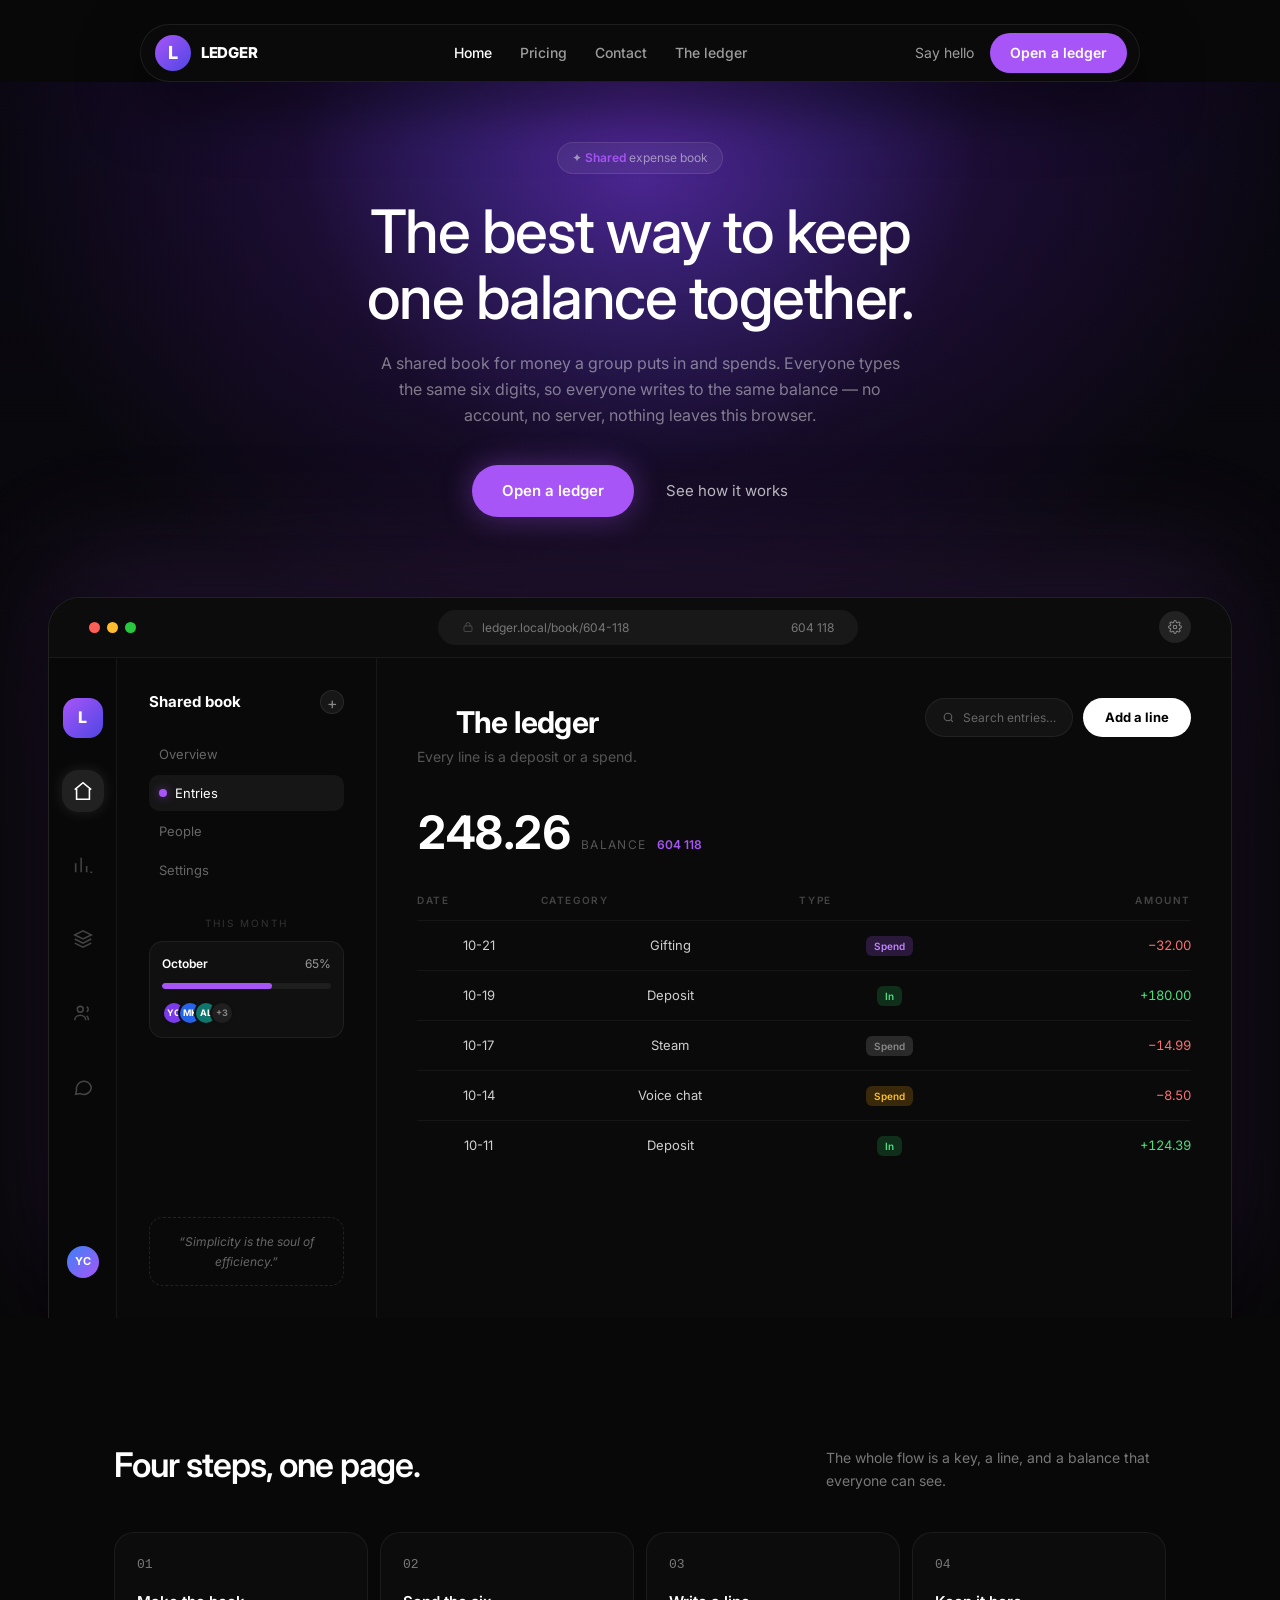
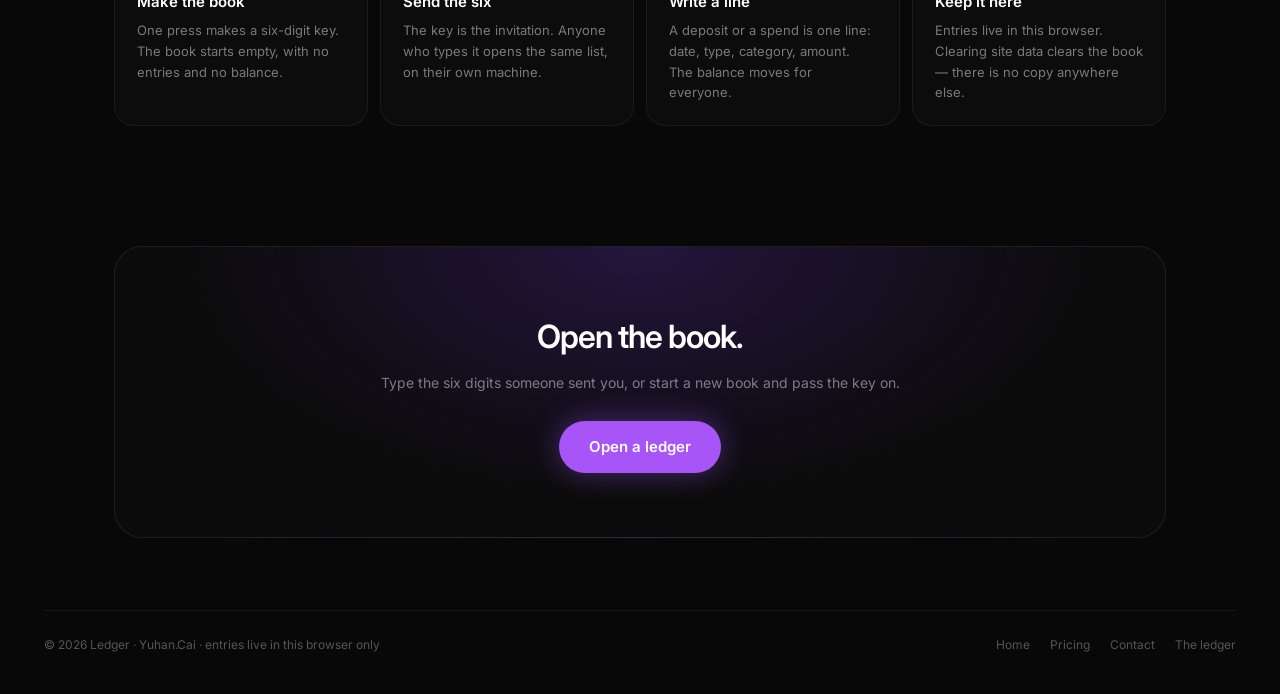
<file: index.html>
<!DOCTYPE html>
<html lang="en">
<head>
<meta charset="utf-8">
<meta name="viewport" content="width=device-width, initial-scale=1">
<title>Ledger — one book, one balance</title>
<meta name="description" content="A shared book for money a group puts in and spends. One six-digit key, one balance, kept in this browser.">
<meta name="author" content="Yuhan.Cai">
<meta name="theme-color" content="#080808">
<link rel="icon" href="images/favicon-32.png" sizes="32x32">
<link rel="apple-touch-icon" href="images/apple-touch-icon.png">
<meta property="og:type" content="website">
<meta property="og:title" content="Ledger — one book, one balance">
<meta property="og:description" content="A shared book for money a group puts in and spends. One six-digit key, one balance.">
<meta property="og:image" content="images/og-image.jpg">
<meta name="twitter:card" content="summary_large_image">
<link rel="preconnect" href="https://fonts.googleapis.com">
<link rel="preconnect" href="https://fonts.gstatic.com" crossorigin>
<link href="https://fonts.googleapis.com/css2?family=Inter:wght@400;500;600;700;800;900&display=swap" rel="stylesheet">
<style>
  *, *::before, *::after { box-sizing: border-box; }
  :root {
    --bg: #080808;
    --panel: #0f0f0f;
    --card: #121212;
    --line: rgba(255, 255, 255, 0.08);
    --line-soft: rgba(255, 255, 255, 0.06);
    --white: #fff;
    --muted: rgba(255, 255, 255, 0.45);
    --muted-2: rgba(255, 255, 255, 0.6);
    --purple: #a855f7;
    --purple-deep: #9333ea;
    --indigo: #4f46e5;
    --green: #22c55e;
    --amber: #f59e0b;
    --shell: 1240px;
    --sans: "Inter", -apple-system, BlinkMacSystemFont, "Segoe UI", Roboto, "PingFang SC", "Microsoft YaHei", sans-serif;
    --mono: ui-monospace, SFMono-Regular, "SF Mono", Menlo, Consolas, monospace;
  }
  html { background: var(--bg); scroll-behavior: smooth; scroll-padding-top: 96px; }
  @media (prefers-reduced-motion: reduce) { html { scroll-behavior: auto; } }
  body {
    margin: 0;
    background: var(--bg);
    color: var(--white);
    font-family: var(--sans);
    font-size: 16px;
    line-height: 1.6;
    -webkit-font-smoothing: antialiased;
    overflow-x: hidden;
  }
  h1, h2, h3, p, figure { margin: 0; }
  a { color: inherit; text-decoration: none; }
  button { font: inherit; color: inherit; }
  img, svg, video { display: block; max-width: 100%; }

  /* ---------- the floating pill nav ---------- */
  .navwrap { position: relative; z-index: 100; display: flex; justify-content: center; padding: 24px 16px 0; }
  .pill {
    position: relative; z-index: 2;
    display: flex; align-items: center; justify-content: space-between;
    width: 100%; max-width: 1000px; padding: 8px;
    background: rgba(12, 12, 12, 0.8);
    backdrop-filter: blur(12px); -webkit-backdrop-filter: blur(12px);
    border: 1px solid var(--line); border-radius: 999px;
    box-shadow: 0 24px 60px rgba(0, 0, 0, 0.55);
  }
  .brand { display: flex; align-items: center; gap: 10px; margin-left: 6px; }
  .brand__mark {
    width: 36px; height: 36px; border-radius: 999px;
    background: linear-gradient(135deg, var(--purple), var(--indigo));
    display: grid; place-items: center;
    font-weight: 800; font-size: 18px; color: #fff;
  }
  .brand__word { font-weight: 800; font-size: 15px; letter-spacing: -0.02em; }
  .pill__links { display: flex; align-items: center; gap: 28px; margin-left: 28px; }
  .pill__links a { font-size: 14px; font-weight: 500; color: var(--muted-2); transition: color 0.18s ease; }
  .pill__links a:hover, .pill__links a[aria-current="page"] { color: #fff; }
  .pill__right { display: flex; align-items: center; gap: 16px; margin-right: 4px; }
  .pill__login { font-size: 14px; color: var(--muted-2); transition: color 0.18s ease; }
  .pill__login:hover { color: #fff; }
  .btn {
    display: inline-flex; align-items: center; justify-content: center; gap: 8px;
    border: 0; border-radius: 999px; cursor: pointer;
    font-size: 14px; font-weight: 600; white-space: nowrap;
    transition: background-color 0.2s ease, box-shadow 0.2s ease, transform 0.2s ease, color 0.2s ease;
  }
  .btn--primary { background: var(--purple); color: #fff; padding: 9px 20px; }
  .btn--primary:hover { background: var(--purple-deep); }
  .btn--hero { padding: 14px 30px; font-size: 15px; box-shadow: 0 0 30px rgba(168, 85, 247, 0.4); }
  .btn--ghost { background: none; color: rgba(255, 255, 255, 0.7); padding: 14px 20px; font-weight: 400; font-size: 15px; }
  .btn--ghost:hover { color: #fff; }
  .burger[aria-expanded="true"] .burger__open { display: none; }
  .burger[aria-expanded="true"] .burger__close { display: block !important; }
  .burger { display: none; width: 40px; height: 40px; border-radius: 999px; background: rgba(255, 255, 255, 0.06); border: 1px solid var(--line); place-items: center; cursor: pointer; }

  .mobile {
    position: fixed; inset: 0; z-index: 1;
    display: flex; flex-direction: column; gap: 22px;
    padding: 96px 24px 40px;
    background: #080808;
  }
  .mobile[hidden] { display: none; }
  .mobile:not([hidden]) { animation: menuIn 0.25s ease-out both; }
  @keyframes menuIn { from { opacity: 0; transform: translateY(-20px); } to { opacity: 1; transform: none; } }
  @media (prefers-reduced-motion: reduce) { .mobile:not([hidden]) { animation: none; } }
  .mobile a { font-size: 18px; color: #ddd; padding-bottom: 16px; border-bottom: 1px solid rgba(255, 255, 255, 0.06); }
  .mobile a:hover { color: #fff; }

  /* ---------- hero ---------- */
  .hero { position: relative; padding: 60px 24px 0; text-align: center; overflow: hidden; }
  .hero__media {
    position: absolute; inset: 0; z-index: 0;
    background:
      radial-gradient(ellipse 70% 55% at 50% 8%, rgba(124, 58, 237, 0.5) 0%, rgba(76, 29, 149, 0.28) 38%, transparent 72%),
      linear-gradient(180deg, #0b0713 0%, #080809 62%, #080808 100%);
  }
  .hero__media video { width: 100%; height: 100%; object-fit: cover; opacity: 0.5; }
  .hero__fade { position: absolute; inset: 0; background: linear-gradient(to bottom, transparent, rgba(8, 8, 8, 0.4), #080808); }
  .hero__glow {
    position: absolute; top: 0; left: 50%; transform: translateX(-50%);
    width: 300px; height: 400px; pointer-events: none; opacity: 0.6;
    background: radial-gradient(ellipse at top, rgba(124, 58, 237, 0.25) 0%, rgba(79, 70, 229, 0.12) 40%, transparent 70%);
  }
  .hero__inner { position: relative; z-index: 10; }
  @media (max-width: 767px) { .br-wide { display: none; } }
  .eyebrow {
    display: inline-block; margin-bottom: 24px; padding: 5px 14px;
    background: rgba(255, 255, 255, 0.06); border: 1px solid rgba(255, 255, 255, 0.1);
    border-radius: 999px; font-size: 12px; color: rgba(255, 255, 255, 0.5);
  }
  .eyebrow b { color: var(--purple); font-weight: 600; }
  h1 {
    max-width: 800px; margin: 0 auto 20px;
    font-size: 40px; font-weight: 500; line-height: 1.1; letter-spacing: -1.5px;
  }
  .hero__sub {
    max-width: 520px; margin: 0 auto 36px;
    font-size: 16px; line-height: 1.65; color: var(--muted);
  }
  .hero__ctas { display: flex; flex-direction: column; align-items: center; justify-content: center; gap: 12px; margin-bottom: 80px; }
  .hero__ctas .btn { width: 100%; }

  /* ---------- the mockup ---------- */
  .mock-wrap { max-width: var(--shell); margin: 0 auto; transform: scale(0.8); transform-origin: top; }
  .mock {
    position: relative; overflow: hidden;
    background: var(--panel); border: 1px solid var(--line); border-bottom: 0;
    border-radius: 32px 32px 0 0;
    box-shadow: 0 -40px 120px rgba(168, 85, 247, 0.15), 0 10px 60px rgba(0, 0, 0, 0.9);
  }
  .chrome {
    display: flex; align-items: center; justify-content: space-between;
    height: 60px; padding: 0 40px;
    background: #0c0c0c; border-bottom: 1px solid var(--line-soft);
  }
  .dots { display: flex; gap: 7px; }
  .dots i { width: 11px; height: 11px; border-radius: 999px; display: block; }
  .url {
    display: flex; align-items: center; gap: 8px;
    width: 420px; padding: 8px 24px; border-radius: 999px;
    background: #181818; color: #777; font-size: 12px;
  }
  .chrome__btn { display: grid; place-items: center; width: 32px; height: 32px; border-radius: 999px; background: #222; color: #888; }

  .app { display: flex; height: 660px; background: #0a0a0a; }
  .rail {
    width: 68px; background: #080808; border-right: 1px solid var(--line-soft);
    padding: 40px 0; display: flex; flex-direction: column; align-items: center; gap: 32px;
  }
  .rail__logo {
    width: 40px; height: 40px; border-radius: 14px;
    background: linear-gradient(135deg, var(--purple), var(--indigo));
    display: grid; place-items: center; font-weight: 800; font-size: 16px;
  }
  .rail__icon {
    display: grid; place-items: center; padding: 10px; border-radius: 16px;
    color: #444; cursor: pointer; transition: all 0.3s ease;
  }
  .rail__icon:hover { color: #888; background: rgba(255, 255, 255, 0.05); }
  .rail__icon[aria-current="true"] { background: rgba(255, 255, 255, 0.1); color: #fff; box-shadow: 0 0 15px rgba(255, 255, 255, 0.1); }
  .rail__avatar {
    margin-top: auto; width: 32px; height: 32px; border-radius: 999px;
    background: linear-gradient(135deg, #3b82f6, #a855f7);
    display: grid; place-items: center; font-size: 11px; font-weight: 700;
  }

  .side { width: 260px; background: #090909; border-right: 1px solid var(--line-soft); padding: 32px; display: flex; flex-direction: column; }
  .side__head { display: flex; align-items: center; justify-content: space-between; margin-bottom: 22px; }
  .side__head h2 { font-size: 15px; font-weight: 700; }
  .side__add { width: 24px; height: 24px; border-radius: 999px; background: rgba(255, 255, 255, 0.06); border: 1px solid var(--line); display: grid; place-items: center; color: #888; cursor: pointer; }
  .side__list { list-style: none; margin: 0 0 26px; padding: 0; display: flex; flex-direction: column; gap: 2px; }
  .side__list a { display: flex; align-items: center; gap: 8px; padding: 8px 10px; border-radius: 10px; font-size: 13px; color: #666; transition: color 0.2s ease, background-color 0.2s ease; }
  .side__list a:hover { color: #888; }
  .side__list a[aria-current="page"] { background: rgba(255, 255, 255, 0.05); color: #fff; }
  .side__dot { width: 8px; height: 8px; border-radius: 999px; background: var(--purple); box-shadow: 0 0 10px rgba(168, 85, 247, 0.5); }
  .side__label { font-size: 10px; letter-spacing: 0.2em; text-transform: uppercase; color: #333; margin-bottom: 10px; }
  .proj { background: rgba(255, 255, 255, 0.03); border: 1px solid var(--line-soft); border-radius: 14px; padding: 12px; }
  .proj__row { display: flex; align-items: center; justify-content: space-between; font-size: 12px; color: #999; margin-bottom: 10px; }
  .proj__row b { color: #fff; font-weight: 600; }
  .bar { height: 6px; border-radius: 999px; background: rgba(255, 255, 255, 0.06); overflow: hidden; }
  .bar i { display: block; height: 100%; border-radius: 999px; background: var(--purple); }
  .stack { display: flex; margin-top: 12px; }
  .stack span {
    width: 24px; height: 24px; border-radius: 999px; margin-left: -8px;
    border: 2px solid #0f0f0f; display: grid; place-items: center;
    font-size: 9px; font-weight: 700; color: #fff;
  }
  .stack span:first-child { margin-left: 0; }
  .side__quote { margin-top: auto; border: 1px dashed rgba(255, 255, 255, 0.1); border-radius: 14px; padding: 14px; font-size: 12px; font-style: italic; color: #666; }

  .main { flex: 1; padding: 40px; display: flex; flex-direction: column; min-width: 0; }
  .main__head { display: flex; align-items: flex-start; justify-content: space-between; gap: 16px; margin-bottom: 22px; }
  .main__head h3 { font-size: 30px; font-weight: 700; letter-spacing: -0.02em; }
  .main__head p { font-size: 14px; color: #555; }
  .main__tools { display: flex; align-items: center; gap: 10px; }
  .search { display: flex; align-items: center; gap: 8px; padding: 9px 16px; border-radius: 999px; background: rgba(255, 255, 255, 0.04); border: 1px solid var(--line-soft); color: #666; font-size: 12px; }
  .newtask { background: #fff; color: #000; border: 0; border-radius: 999px; padding: 9px 22px; font-size: 13px; font-weight: 700; cursor: pointer; }

  .balance { display: flex; align-items: baseline; gap: 10px; margin: 6px 0 22px; }
  .balance strong { font-size: 46px; font-weight: 700; letter-spacing: -0.03em; font-variant-numeric: tabular-nums; }
  .balance span { font-size: 12px; color: #555; letter-spacing: 0.12em; text-transform: uppercase; }
  .balance em { font-style: normal; color: var(--purple); font-size: 12px; font-weight: 600; }

  table { width: 100%; border-collapse: collapse; }
  thead th { text-align: left; font-size: 10px; letter-spacing: 0.16em; text-transform: uppercase; color: #444; font-weight: 600; padding: 0 0 12px; }
  tbody td { padding: 14px 0; border-top: 1px solid rgba(255, 255, 255, 0.05); font-size: 13px; color: #cfcfcf; }
  tbody tr { transition: background-color 0.2s ease; }
  tbody tr:hover { background: rgba(255, 255, 255, 0.02); }
  td.num { text-align: right; font-variant-numeric: tabular-nums; }
  td.num.neg { color: #f87171; }
  td.num.pos { color: #4ade80; }
  .tag { display: inline-block; padding: 2px 8px; border-radius: 6px; font-size: 10px; font-weight: 600; }
  .tag--purple { background: rgba(168, 85, 247, 0.2); color: #c084fc; }
  .tag--green { background: rgba(34, 197, 94, 0.2); color: #4ade80; }
  .tag--dark { background: #2a2a2a; color: #888; }
  .tag--orange { background: rgba(245, 158, 11, 0.2); color: #fbbf24; }

  /* ---------- how it works ---------- */
  .how { position: relative; z-index: 10; max-width: 1100px; margin: 0 auto; padding: 120px 24px 0; }
  .how__head { display: flex; flex-wrap: wrap; align-items: end; justify-content: space-between; gap: 16px; margin-bottom: 40px; }
  .how__head h2 { font-size: 34px; font-weight: 600; letter-spacing: -0.03em; }
  .how__head p { font-size: 14px; color: var(--muted); max-width: 340px; }
  .steps { display: grid; grid-template-columns: repeat(4, 1fr); gap: 12px; }
  .step { background: rgba(255, 255, 255, 0.02); border: 1px solid var(--line-soft); border-radius: 20px; padding: 22px; }
  .step__n { font-family: var(--mono); font-size: 11px; color: var(--purple); }
  .step h3 { font-size: 15px; font-weight: 600; margin: 14px 0 6px; }
  .step p { font-size: 13px; line-height: 1.6; color: var(--muted); }

  /* ---------- closing ---------- */
  .end { position: relative; z-index: 10; max-width: 1100px; margin: 120px auto 0; padding: 0 24px; }
  .end__card {
    position: relative; overflow: hidden; text-align: center; padding: 64px 24px;
    border: 1px solid var(--line); border-radius: 28px;
    background: radial-gradient(ellipse at top, rgba(124, 58, 237, 0.22), transparent 62%), #0b0b0b;
  }
  .end__card h2 { font-size: 32px; font-weight: 600; letter-spacing: -0.03em; margin-bottom: 10px; }
  .end__card p { font-size: 14px; color: var(--muted); margin-bottom: 26px; }

  footer { position: relative; z-index: 10; max-width: 1240px; margin: 0 auto; padding: 72px 24px 40px; }
  .foot { display: flex; flex-wrap: wrap; align-items: center; justify-content: space-between; gap: 16px; padding-top: 24px; border-top: 1px solid var(--line-soft); }
  .foot p, .foot a { font-size: 12px; color: #555; }
  .foot__links { display: flex; gap: 20px; }
  .foot__links a:hover { color: #aaa; }

  /* ---------- responsive ---------- */
  @media (min-width: 640px) {
    .hero__ctas { flex-direction: row; }
    .hero__ctas .btn { width: auto; }
    .mock-wrap { transform: none; }
  }
  @media (min-width: 768px) {
    .hero { padding: 60px 48px 0; }
    h1 { font-size: 60px; }
    .hero__glow { width: 700px; opacity: 1; }
  }
  @media (max-width: 900px) {
    .pill__links, .pill__login { display: none; }
    .burger { display: grid; }
    .steps { grid-template-columns: repeat(2, 1fr); }
    .app { height: auto; }
    .side { display: none; }
    .rail { display: none; }
    .main { padding: 24px; }
  }
  /* a phone does not need a 20-second loop: the gradient and the glow carry it,
     and mobile data does not pay for the video */
  @media (max-width: 640px) {
    .hero__media video { display: none; }
  }
  @media (prefers-reduced-data: reduce) {
    .hero__media video { display: none; }
  }

  @media (max-width: 640px) {
    .steps { grid-template-columns: 1fr; }
    .chrome { padding: 0 16px; }
    .url { width: auto; flex: 1; margin: 0 12px; padding: 8px 14px; }
    .chrome__btn, .url span:last-child { display: none; }
    .main__head { flex-direction: column; }
    .main__tools { flex-wrap: wrap; }
    .search { flex: 1 1 130px; min-width: 0; }
    .newtask { flex: none; }
    .balance strong { font-size: 36px; }
    .how { padding-top: 80px; }
    .end { margin-top: 80px; }
  }
</style>
</head>
<body>

<header class="navwrap">
  <nav class="pill" aria-label="Main">
    <a class="brand" href="index.html">
      <span class="brand__mark" aria-hidden="true">L</span>
      <span class="brand__word">LEDGER</span>
    </a>
    <div class="pill__links">
      <a href="index.html" aria-current="page">Home</a>
      <a href="pricing.html">Pricing</a>
      <a href="contact.html">Contact</a>
      <a href="book.html">The ledger</a>
    </div>
    <div class="pill__right">
      <a class="pill__login" href="contact.html">Say hello</a>
      <a class="btn btn--primary" href="book.html">Open a ledger</a>
      <button class="burger" type="button" aria-label="Open menu" aria-expanded="false" aria-controls="mobileMenu">
        <svg class="burger__open" width="20" height="20" viewBox="0 0 24 24" fill="none" stroke="currentColor" stroke-width="1.8" stroke-linecap="round"><path d="M4 7h16M4 12h16M4 17h16"/></svg><svg class="burger__close" width="20" height="20" viewBox="0 0 24 24" fill="none" stroke="currentColor" stroke-width="1.8" stroke-linecap="round" style="display:none"><path d="M6 6l12 12M18 6 6 18"/></svg>
      </button>
    </div>
  </nav>
  <div class="mobile" id="mobileMenu" hidden>
    <a href="index.html">Home</a>
    <a href="pricing.html">Pricing</a>
    <a href="contact.html">Contact</a>
    <a href="book.html">The ledger</a>
    <a href="contact.html">Say hello</a>
  </div>
</header>

<main>
  <section class="hero">
    <div class="hero__media" aria-hidden="true">
      <video autoplay loop muted playsinline preload="metadata">
        <source src="https://cdn.jiro.build/Velara/the-purple-neon-concentric-circles-pulse-and-radia.mp4" type="video/mp4">
      </video>
      <div class="hero__fade"></div>
    </div>
    <div class="hero__glow" aria-hidden="true"></div>

    <div class="hero__inner">
      <span class="eyebrow">✦ <b>Shared</b> expense book</span>
      <h1>The best way to keep <br class="br-wide">one balance together.</h1>
      <p class="hero__sub">
        A shared book for money a group puts in and spends. Everyone types the same six
        digits, so everyone writes to the same balance — no account, no server, nothing
        leaves this browser.
      </p>
      <div class="hero__ctas">
        <a class="btn btn--primary btn--hero" href="book.html">Open a ledger</a>
        <a class="btn btn--ghost" href="#how">See how it works</a>
      </div>
    </div>

    <div class="mock-wrap">
      <figure class="mock" aria-label="Preview of the ledger screen">
        <div class="chrome" aria-hidden="true">
          <div class="dots"><i style="background:#ff5f57"></i><i style="background:#febc2e"></i><i style="background:#28c840"></i></div>
          <div class="url">
            <svg width="12" height="12" viewBox="0 0 24 24" fill="none" stroke="currentColor" stroke-width="2" style="color:rgba(255,255,255,.2)"><rect x="4" y="10" width="16" height="11" rx="2"/><path d="M8 10V7a4 4 0 0 1 8 0v3"/></svg>
            <span>ledger.local/book/604-118</span>
            <span style="margin-left:auto">604 118</span>
          </div>
          <div class="chrome__btn">
            <svg width="14" height="14" viewBox="0 0 24 24" fill="none" stroke="currentColor" stroke-width="1.8"><circle cx="12" cy="12" r="3"/><path d="M19.4 15a1.7 1.7 0 0 0 .3 1.9l.1.1a2 2 0 1 1-2.8 2.8l-.1-.1a1.7 1.7 0 0 0-1.9-.3 1.7 1.7 0 0 0-1 1.5V21a2 2 0 1 1-4 0v-.1A1.7 1.7 0 0 0 9 19.4a1.7 1.7 0 0 0-1.9.3l-.1.1a2 2 0 1 1-2.8-2.8l.1-.1a1.7 1.7 0 0 0 .3-1.9 1.7 1.7 0 0 0-1.5-1H3a2 2 0 1 1 0-4h.1A1.7 1.7 0 0 0 4.6 9a1.7 1.7 0 0 0-.3-1.9l-.1-.1a2 2 0 1 1 2.8-2.8l.1.1a1.7 1.7 0 0 0 1.9.3H9a1.7 1.7 0 0 0 1-1.5V3a2 2 0 1 1 4 0v.1a1.7 1.7 0 0 0 1 1.5 1.7 1.7 0 0 0 1.9-.3l.1-.1a2 2 0 1 1 2.8 2.8l-.1.1a1.7 1.7 0 0 0-.3 1.9V9a1.7 1.7 0 0 0 1.5 1H21a2 2 0 1 1 0 4h-.1a1.7 1.7 0 0 0-1.5 1z"/></svg>
          </div>
        </div>

        <div class="app">
          <div class="rail" aria-hidden="true">
            <div class="rail__logo">L</div>
            <div class="rail__icon" aria-current="true"><svg width="22" height="22" viewBox="0 0 24 24" fill="none" stroke="currentColor" stroke-width="1.7"><path d="M3 10.5 12 3l9 7.5"/><path d="M5 9.5V21h14V9.5"/></svg></div>
            <div class="rail__icon"><svg width="22" height="22" viewBox="0 0 24 24" fill="none" stroke="currentColor" stroke-width="1.7"><path d="M4 20V10M10 20V4M16 20v-7M22 20h-2"/></svg></div>
            <div class="rail__icon"><svg width="22" height="22" viewBox="0 0 24 24" fill="none" stroke="currentColor" stroke-width="1.7"><path d="M3 7.5 12 3l9 4.5-9 4.5z"/><path d="M3 12l9 4.5L21 12M3 16.5 12 21l9-4.5"/></svg></div>
            <div class="rail__icon"><svg width="22" height="22" viewBox="0 0 24 24" fill="none" stroke="currentColor" stroke-width="1.7"><circle cx="9" cy="8" r="3.2"/><path d="M3 20c0-3.3 2.7-5.5 6-5.5s6 2.2 6 5.5"/><path d="M16 5.2a3.2 3.2 0 0 1 0 5.6M18 20c0-2.2-.8-4-2-5"/></svg></div>
            <div class="rail__icon"><svg width="22" height="22" viewBox="0 0 24 24" fill="none" stroke="currentColor" stroke-width="1.7"><path d="M21 12a8 8 0 0 1-11.6 7.2L4 20l1-4.2A8 8 0 1 1 21 12z"/></svg></div>
            <div class="rail__avatar" aria-hidden="true">YC</div>
          </div>

          <div class="side">
            <div class="side__head">
              <h2>Shared book</h2>
              <span class="side__add" aria-hidden="true">+</span>
            </div>
            <ul class="side__list">
              <li><a href="book.html">Overview</a></li>
              <li><a href="book.html" aria-current="page"><span class="side__dot"></span>Entries</a></li>
              <li><a href="book.html">People</a></li>
              <li><a href="book.html">Settings</a></li>
            </ul>
            <p class="side__label">This month</p>
            <div class="proj">
              <div class="proj__row"><b>October</b><span>65%</span></div>
              <div class="bar"><i style="width:65%"></i></div>
              <div class="stack" aria-hidden="true">
                <span style="background:#7c3aed">YC</span>
                <span style="background:#2563eb">MK</span>
                <span style="background:#0f766e">AL</span>
                <span style="background:#1f1f1f;color:#888">+3</span>
              </div>
            </div>
            <p class="side__quote">“Simplicity is the soul of efficiency.”</p>
          </div>

          <div class="main">
            <div class="main__head">
              <div>
                <h3>The ledger</h3>
                <p>Every line is a deposit or a spend.</p>
              </div>
              <div class="main__tools">
                <span class="search">
                  <svg width="13" height="13" viewBox="0 0 24 24" fill="none" stroke="currentColor" stroke-width="2"><circle cx="11" cy="11" r="7"/><path d="m20 20-3.5-3.5"/></svg>
                  Search entries…
                </span>
                <button class="newtask" type="button">Add a line</button>
              </div>
            </div>

            <div class="balance">
              <strong id="heroBalance">248.90</strong>
              <span>balance</span>
              <em>604 118</em>
            </div>

            <table>
              <thead>
                <tr><th>Date</th><th>Category</th><th>Type</th><th style="text-align:right">Amount</th></tr>
              </thead>
              <tbody>
                <tr><td>10-21</td><td>Gifting</td><td><span class="tag tag--purple">Spend</span></td><td class="num neg">−32.00</td></tr>
                <tr><td>10-19</td><td>Deposit</td><td><span class="tag tag--green">In</span></td><td class="num pos">+180.00</td></tr>
                <tr><td>10-17</td><td>Steam</td><td><span class="tag tag--dark">Spend</span></td><td class="num neg">−14.99</td></tr>
                <tr><td>10-14</td><td>Voice chat</td><td><span class="tag tag--orange">Spend</span></td><td class="num neg">−8.50</td></tr>
                <tr><td>10-11</td><td>Deposit</td><td><span class="tag tag--green">In</span></td><td class="num pos">+124.39</td></tr>
              </tbody>
            </table>
          </div>
        </div>
      </figure>
    </div>
  </section>

  <section class="how" id="how">
    <div class="how__head">
      <h2>Four steps, one page.</h2>
      <p>The whole flow is a key, a line, and a balance that everyone can see.</p>
    </div>
    <div class="steps">
      <article class="step">
        <p class="step__n">01</p>
        <h3>Make the book</h3>
        <p>One press makes a six-digit key. The book starts empty, with no entries and no balance.</p>
      </article>
      <article class="step">
        <p class="step__n">02</p>
        <h3>Send the six</h3>
        <p>The key is the invitation. Anyone who types it opens the same list, on their own machine.</p>
      </article>
      <article class="step">
        <p class="step__n">03</p>
        <h3>Write a line</h3>
        <p>A deposit or a spend is one line: date, type, category, amount. The balance moves for everyone.</p>
      </article>
      <article class="step">
        <p class="step__n">04</p>
        <h3>Keep it here</h3>
        <p>Entries live in this browser. Clearing site data clears the book — there is no copy anywhere else.</p>
      </article>
    </div>
  </section>

  <section class="end">
    <div class="end__card">
      <h2>Open the book.</h2>
      <p>Type the six digits someone sent you, or start a new book and pass the key on.</p>
      <a class="btn btn--primary btn--hero" href="book.html">Open a ledger</a>
    </div>
  </section>
</main>

<footer>
  <div class="foot">
    <p>© 2026 Ledger · Yuhan.Cai · entries live in this browser only</p>
    <div class="foot__links">
      <a href="index.html">Home</a>
      <a href="pricing.html">Pricing</a>
      <a href="contact.html">Contact</a>
      <a href="book.html">The ledger</a>
    </div>
  </div>
</footer>

<script src="vendor/anime.min.js"></script>
<script>
  /* the figure in the mockup counts up once, when it is on screen */
  (function () {
    var el = document.getElementById("heroBalance");
    if (!el) return;
    var target = 248.9;
    var money = function (n) {
      return n.toLocaleString("en-US", { minimumFractionDigits: 2, maximumFractionDigits: 2 });
    };
    var reduced = matchMedia("(prefers-reduced-motion: reduce)").matches;
    var run = function () {
      if (typeof anime === "undefined") { el.textContent = money(target); return; }
      var proxy = { v: 0 };
      anime({
        targets: proxy, v: target,
        duration: reduced ? 320 : 1800, easing: "easeOutExpo",
        update: function () { el.textContent = money(proxy.v); },
        complete: function () { el.textContent = money(target); }
      });
    };
    if (!("IntersectionObserver" in window)) { run(); return; }
    var once = new IntersectionObserver(function (entries) {
      if (!entries[0].isIntersecting) return;
      run();
      once.disconnect();
    }, { threshold: 0.3 });
    once.observe(el);
  })();

  /* the small-screen menu */
  (function () {
    var burger = document.querySelector(".burger");
    var menu = document.getElementById("mobileMenu");
    if (!burger || !menu) return;
    burger.addEventListener("click", function () {
      var open = menu.hasAttribute("hidden");
      if (open) menu.removeAttribute("hidden"); else menu.setAttribute("hidden", "");
      burger.setAttribute("aria-expanded", String(open));
    });
  })();
</script>
</body>
</html>
</file>
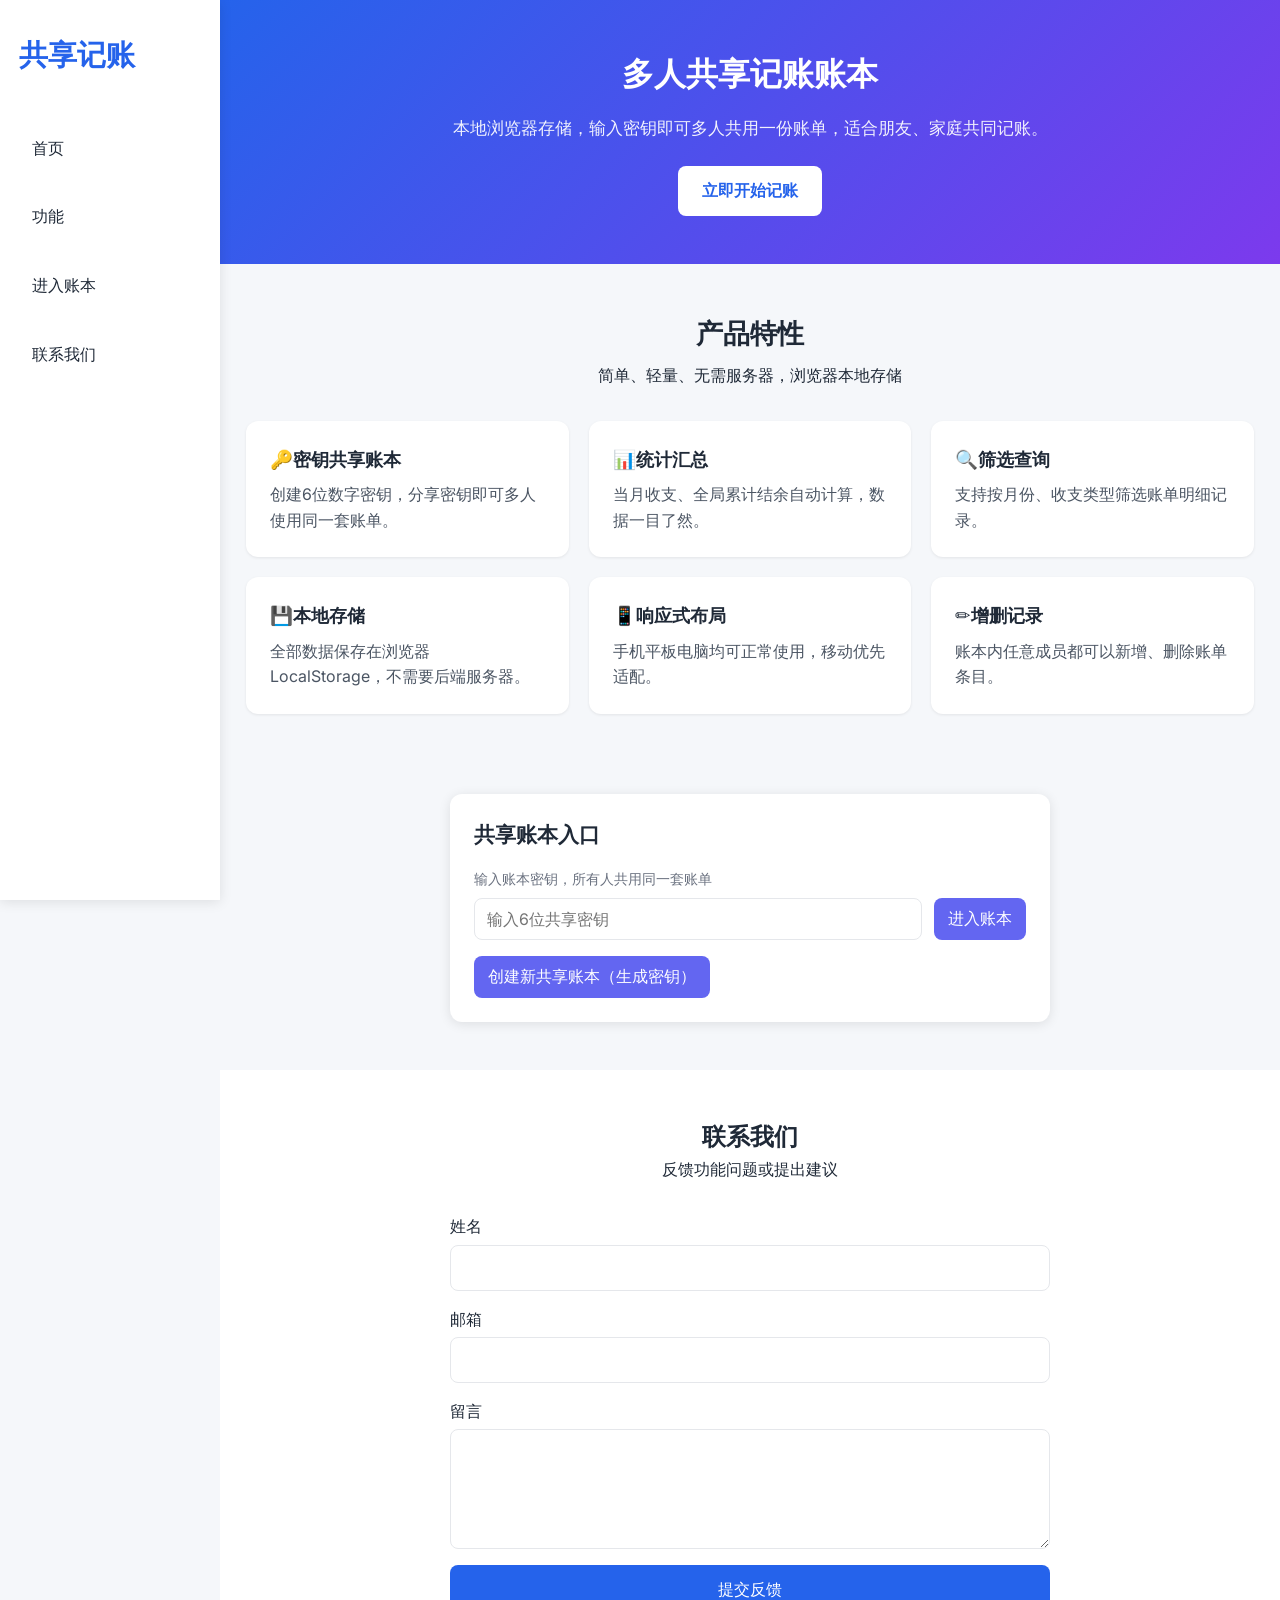
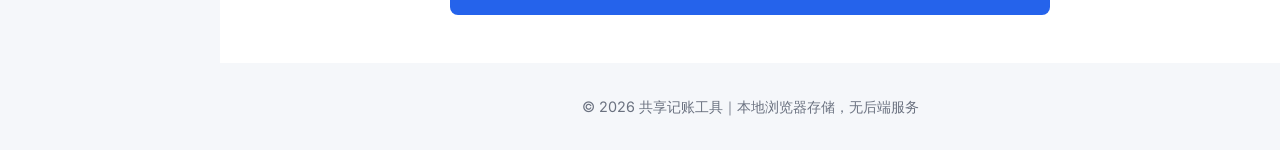
<file: homework/index.html>
<!DOCTYPE html>
<html lang="zh-CN">
<head>
    <meta charset="UTF-8">
    <meta name="viewport" content="width=device-width, initial-scale=1.0">
    <title>共享共用记账账本 | 首页</title>
    <link rel="preconnect" href="https://fonts.googleapis.com">
    <link rel="preconnect" href="https://fonts.gstatic.com" crossorigin>
    <link href="https://fonts.googleapis.com/css2?family=Inter:wght@300;400;500;600;700&display=swap" rel="stylesheet">
    <style>
        :root {
            --color-primary: #2563eb;
            --color-primary-light: #3b82f6;
            --color-danger: #ef4444;
            --color-success: #16a34a;
            --color-success-bg: #dcfce7;
            --color-warning: #dc2626;
            --color-warning-bg: #fee2e2;
            --color-info: #0369a1;
            --color-info-bg: #e0f2fe;
            --color-blue-bg: #dbeafe;
            --color-text-main: #1f2937;
            --color-text-secondary: #4b5563;
            --color-text-light: #6b7280;
            --color-border: #e5e7eb;
            --color-bg-page: #f5f7fa;
            --color-bg-card: #ffffff;
            --shadow-sm: 0 1px 3px rgba(0,0,0,0.08);
            --shadow-md: 0 2px 12px rgba(0,0,0,0.1);
            --shadow-lg: 0 8px 24px rgba(0,0,0,0.12);
            --radius-sm: 6px;
            --radius-md: 8px;
            --radius-lg: 12px;
            --transition-base: all 0.24s ease;
            --container-max: 1040px;
        }
        * {
            margin: 0;
            padding: 0;
            box-sizing: border-box;
        }
        body {
            font-family: 'Inter', system-ui, sans-serif;
            color: var(--color-text-main);
            background-color: var(--color-bg-page);
            line-height: 1.6;
        }
        img {max-width:100%; display:block;}
        button, input, select, textarea {
            font-family: inherit;
            font-size: 1rem;
        }
        button:focus-visible,
        input:focus-visible,
        select:focus-visible,
        textarea:focus-visible,
        a:focus-visible {
            outline: 3px solid var(--color-primary-light);
            outline-offset: 2px;
        }
        .container {
            width: 100%;
            padding-inline: 1rem;
            margin: 0 auto;
            max-width: var(--container-max);
        }
        /* 侧边竖向导航 */
        .nav {
            position: fixed;
            top:0;
            left:0;
            height:100vh;
            width: 220px;
            background: var(--color-bg-card);
            box-shadow: var(--shadow-md);
            z-index: 99;
            padding: 2rem 1.2rem;
            display: flex;
            flex-direction: column;
        }
        .nav__inner {
            display:flex;
            flex-direction: column;
            align-items: flex-start;
        }
        .nav__logo {
            font-weight:700;
            font-size:1.8rem;
            color:var(--color-primary);
            text-decoration:none;
            margin-bottom:3rem;
        }
        .nav__hamburger {
            display:none;
        }
        .nav__menu {
            max-height: unset;
            overflow:visible;
        }
        .nav__list {
            list-style:none;
            display:flex;
            flex-direction:column;
            gap:1.5rem;
        }
        .nav__link {
            display:block;
            padding:0.6rem 0.8rem;
            color:var(--color-text-main);
            text-decoration:none;
            transition: var(--transition-base);
            border-radius: var(--radius-md);
        }
        .nav__link:hover {
            color:var(--color-primary);
            background-color: var(--color-blue-bg);
        }
        main {
            margin-left: 220px;
        }
        .hero {
            background: linear-gradient(135deg, #2563eb 0%, #7c3aed 100%);
            color:#fff;
            padding: 3rem 0;
            text-align:center;
        }
        .hero__title {
            font-size:2rem;
            margin-bottom:1rem;
        }
        .hero__desc {
            font-size:1.05rem;
            opacity:0.92;
            max-width:600px;
            margin:0 auto 1.5rem;
        }
        .hero__btn {
            display:inline-block;
            background:#fff;
            color:var(--color-primary);
            padding:0.75rem 1.5rem;
            border-radius:var(--radius-md);
            text-decoration:none;
            font-weight:600;
            transition: var(--transition-base);
        }
        .hero__btn:hover {
            transform: translateY(-2px);
            box-shadow: var(--shadow-lg);
        }
        .features {
            padding:3rem 0;
        }
        .features__head {
            text-align:center;
            margin-bottom:2rem;
        }
        .features__title {
            font-size:1.7rem;
            margin-bottom:0.5rem;
        }
        .features__grid {
            display:grid;
            grid-template-columns: 1fr;
            gap:1.25rem;
        }
        .feature-card {
            background:var(--color-bg-card);
            padding:1.5rem;
            border-radius:var(--radius-lg);
            box-shadow:var(--shadow-sm);
            transition: var(--transition-base);
        }
        .feature-card:hover {
            transform: translateY(-4px);
            box-shadow: var(--shadow-lg);
        }
        .feature-card__title {
            font-size:1.15rem;
            margin-bottom:0.5rem;
        }
        .feature-card__text {
            color:var(--color-text-secondary);
        }
        .login-section{
            padding:2rem 0 3rem;
        }
        .app-card {
            background:var(--color-bg-card);
            border-radius:var(--radius-lg);
            padding:1.5rem;
            max-width:600px;
            margin:0 auto;
            box-shadow:var(--shadow-md);
        }
        .app-card__heading {
            margin-bottom:1rem;
            font-size:1.3rem;
        }
        .app-row {
            display:flex;
            gap:12px;
            flex-wrap:wrap;
            margin-bottom:1rem;
        }
        .app-field {
            flex:1;
            min-width:140px;
            padding:10px 12px;
            border:1px solid var(--color-border);
            border-radius:var(--radius-md);
        }
        .app-btn {
            padding:10px 14px;
            border:none;
            border-radius:var(--radius-md);
            cursor:pointer;
            transition: var(--transition-base);
        }
        .app-btn--purple {
            background:#6366f1;
            color:white;
        }
        .app-btn--purple:hover {
            background:#818cf8;
        }
        .app-tip {
            color:var(--color-text-light);
            font-size:0.9rem;
            margin:0.5rem 0;
        }
        .contact {
            padding:3rem 0;
            background:#ffffff;
        }
        .contact__head {
            text-align:center;
            margin-bottom:2rem;
        }
        .contact__form {
            max-width:600px;
            margin:0 auto;
            display:grid;
            gap:1rem;
        }
        .contact__field {
            display:flex;
            flex-direction:column;
            gap:0.3rem;
        }
        .contact__input, .contact__textarea {
            padding:0.75rem;
            border:1px solid var(--color-border);
            border-radius:var(--radius-md);
        }
        .contact__textarea {
            min-height:120px;
            resize:vertical;
        }
        .contact__submit {
            background:var(--color-primary);
            color:white;
            border:none;
            padding:0.85rem;
            border-radius:var(--radius-md);
            cursor:pointer;
            transition:var(--transition-base);
        }
        .contact__submit:hover {
            background:var(--color-primary-light);
        }
        .footer {
            padding:2rem 0;
            text-align:center;
            color:var(--color-text-light);
            font-size:0.9rem;
        }
        @media (max-width:767px) {
            .nav {
                position: sticky;
                top:0;
                left:0;
                width:100%;
                height:auto;
                padding: 1rem;
                flex-direction: row;
                justify-content: space-between;
                align-items:center;
            }
            .nav__inner {
                flex-direction: row;
                width:100%;
                justify-content: space-between;
                align-items:center;
            }
            .nav__logo {
                margin-bottom:0;
                font-size:1.25rem;
            }
            .nav__hamburger {
                display:flex;
                background:none;
                border:none;
                cursor:pointer;
                width:32px;
                height:32px;
                flex-direction:column;
                gap:5px;
                justify-content:center;
            }
            .nav__hamburger-line {
                width:100%;
                height:2px;
                background-color:var(--color-text-main);
                transition: var(--transition-base);
            }
            .nav__menu {
                max-height:0;
                overflow:hidden;
                transition: max-height 0.35s ease;
            }
            .nav__menu--open {
                max-height:240px;
            }
            .nav__list {
                flex-direction:column;
                gap:0.5rem;
                padding:0 1rem 1rem;
            }
            main {
                margin-left:0;
            }
            .features__grid {
                grid-template-columns: 1fr;
            }
            .hero__title {
                font-size:2rem;
            }
        }
        @media (min-width:1024px) {
            .features__grid {
                grid-template-columns: repeat(3,1fr);
            }
        }
    </style>
</head>
<body>
    <nav class="nav">
        <div class="nav__inner">
            <a href="#" class="nav__logo">共享记账</a>
            <button class="nav__hamburger" aria-label="打开导航菜单" id="hamburgerBtn">
                <span class="nav__hamburger-line"></span>
                <span class="nav__hamburger-line"></span>
                <span class="nav__hamburger-line"></span>
            </button>
        </div>
        <div class="nav__menu" id="navMenu">
            <ul class="nav__list">
                <li><a href="#hero" class="nav__link">首页</a></li>
                <li><a href="#features" class="nav__link">功能</a></li>
                <li><a href="#login" class="nav__link">进入账本</a></li>
                <li><a href="#contact" class="nav__link">联系我们</a></li>
            </ul>
        </div>
    </nav>

    <main>
        <section class="hero" id="hero">
            <div class="container">
                <h1 class="hero__title">多人共享记账账本</h1>
                <p class="hero__desc">本地浏览器存储，输入密钥即可多人共用一份账单，适合朋友、家庭共同记账。</p>
                <a href="#login" class="hero__btn">立即开始记账</a>
            </div>
        </section>

        <section class="features" id="features">
            <div class="container">
                <div class="features__head">
                    <h2 class="features__title">产品特性</h2>
                    <p>简单、轻量、无需服务器，浏览器本地存储</p>
                </div>
                <div class="features__grid">
                    <article class="feature-card">
                        <h3 class="feature-card__title">🔑密钥共享账本</h3>
                        <p class="feature-card__text">创建6位数字密钥，分享密钥即可多人使用同一套账单。</p>
                    </article>
                    <article class="feature-card">
                        <h3 class="feature-card__title">📊统计汇总</h3>
                        <p class="feature-card__text">当月收支、全局累计结余自动计算，数据一目了然。</p>
                    </article>
                    <article class="feature-card">
                        <h3 class="feature-card__title">🔍筛选查询</h3>
                        <p class="feature-card__text">支持按月份、收支类型筛选账单明细记录。</p>
                    </article>
                    <article class="feature-card">
                        <h3 class="feature-card__title">💾本地存储</h3>
                        <p class="feature-card__text">全部数据保存在浏览器LocalStorage，不需要后端服务器。</p>
                    </article>
                    <article class="feature-card">
                        <h3 class="feature-card__title">📱响应式布局</h3>
                        <p class="feature-card__text">手机平板电脑均可正常使用，移动优先适配。</p>
                    </article>
                    <article class="feature-card">
                        <h3 class="feature-card__title">✏️增删记录</h3>
                        <p class="feature-card__text">账本内任意成员都可以新增、删除账单条目。</p>
                    </article>
                </div>
            </div>
        </section>

        <section class="login-section container" id="login">
            <div class="app-card">
                <h2 class="app-card__heading">共享账本入口</h2>
                <p class="app-tip">输入账本密钥，所有人共用同一套账单</p>
                <div class="app-row">
                    <input class="app-field" id="shareKey" placeholder="输入6位共享密钥" aria-label="账本密钥">
                    <button class="app-btn app-btn--purple" onclick="enterBook()">进入账本</button>
                </div>
                <div style="margin-top:14px">
                    <button class="app-btn app-btn--purple" onclick="createNewBook()">创建新共享账本（生成密钥）</button>
                </div>
            </div>
        </section>

        <section class="contact" id="contact">
            <div class="container">
                <div class="contact__head">
                    <h2>联系我们</h2>
                    <p>反馈功能问题或提出建议</p>
                </div>
                <form class="contact__form" id="contactForm">
                    <div class="contact__field">
                        <label for="cName">姓名</label>
                        <input class="contact__input" id="cName" type="text" required>
                    </div>
                    <div class="contact__field">
                        <label for="cMail">邮箱</label>
                        <input class="contact__input" id="cMail" type="email" required>
                    </div>
                    <div class="contact__field">
                        <label for="cMsg">留言</label>
                        <textarea class="contact__textarea" id="cMsg" required></textarea>
                    </div>
                    <button class="contact__submit" type="submit">提交反馈</button>
                </form>
            </div>
        </section>

        <footer class="footer">
            <div class="container">
                <p>© 2026 共享记账工具｜本地浏览器存储，无后端服务</p>
            </div>
        </footer>
    </main>

<script>
const hamburgerBtn = document.getElementById('hamburgerBtn');
const navMenu = document.getElementById('navMenu');
hamburgerBtn.addEventListener('click', ()=>{
    navMenu.classList.toggle('nav__menu--open');
});
document.querySelectorAll('.nav__link').forEach(link=>{
    link.addEventListener('click',()=>{
        navMenu.classList.remove('nav__menu--open');
    })
})
document.getElementById('contactForm').addEventListener('submit',function(e){
    e.preventDefault();
    alert("反馈已模拟提交（本demo无后端，仅前端表单）");
    this.reset();
})

// 账本数据存储（和book.html共用localStorage）
let shareBooks = JSON.parse(localStorage.getItem("shareBillStorage")) || {};
function saveAllBooks() {
    localStorage.setItem("shareBillStorage", JSON.stringify(shareBooks));
}

// 创建账本，保存密钥，跳转到 book.html
function createNewBook() {
    let key = "";
    for(let i=0;i<6;i++) key += Math.floor(Math.random()*10);
    if(!shareBooks[key]) shareBooks[key] = [];
    saveAllBooks();
    alert(`创建成功！你的共享密钥：${key}\n把密钥发给家人/朋友即可共用账本`);
    // 将密钥存sessionStorage，跳转到记账页面
    sessionStorage.setItem("activeBookKey", key);
    window.location.href = "book.html";
}

// 输入密钥校验，保存密钥，跳转到 book.html
function enterBook() {
    const inputKey = document.getElementById("shareKey").value.trim();
    if(inputKey.length !== 6 || isNaN(inputKey)) {
        alert("请输入6位数字密钥");
        return;
    }
    if(!shareBooks[inputKey]) {
        alert("该账本不存在，请核对密钥或新建账本");
        return;
    }
    sessionStorage.setItem("activeBookKey", inputKey);
    window.location.href = "book.html";
}
</script>
</body>
</html>
</file>
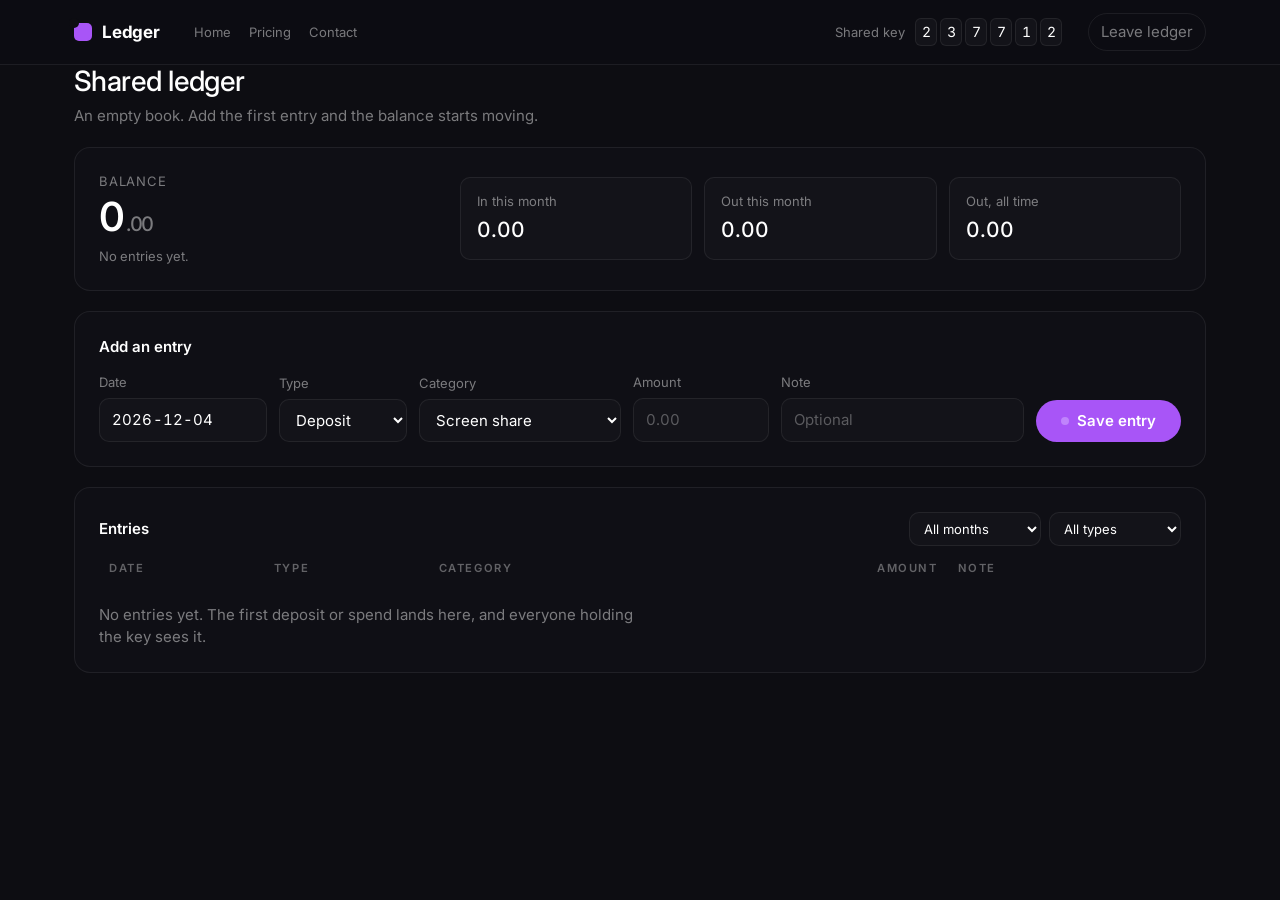
<file: book.html>
<!DOCTYPE html>
<html lang="en">
<head>
<meta charset="UTF-8">
<meta name="viewport" content="width=device-width, initial-scale=1">
<meta name="theme-color" content="#0d0d12">
<meta name="author" content="Yuhan.Cai">
<title>The ledger — Ledger</title>
<meta name="description" content="The working ledger: add a line, filter by month or type, delete a mistake. Everything is kept in this browser.">
<meta name="author" content="Yuhan.Cai">
<link rel="icon" href="images/favicon-32.png" sizes="32x32">
<link rel="apple-touch-icon" href="images/apple-touch-icon.png">
<meta property="og:title" content="The ledger — Ledger">
<meta property="og:description" content="Add a line, filter by month, delete a mistake — the working screen of a shared expense book.">
<meta property="og:image" content="https://cccyyyhhh123.github.io/c-y-h-h-h/images/og-image.jpg">
<meta property="og:url" content="https://cccyyyhhh123.github.io/c-y-h-h-h/book.html">
<meta property="og:type" content="website">
<meta name="twitter:card" content="summary_large_image">
<link rel="preconnect" href="https://fonts.googleapis.com">
<link rel="preconnect" href="https://fonts.gstatic.com" crossorigin>
<link href="https://fonts.googleapis.com/css2?family=Inter:wght@400;500;600;700&display=swap" rel="stylesheet">
<style>
  /* ---------------------------------------------------------------
     The working ledger, in the dark system the rest of the site now
     uses: near-black surfaces, hairlines, one purple accent. Only the
     theme changed — every control and every line of logic is the same.
     --------------------------------------------------------------- */
  :root {
    --bg: #0d0d12;
    --panel: #0f0f15;
    --soft: rgba(255, 255, 255, 0.03);
    --ink: #ffffff;
    --ink-2: rgba(255, 255, 255, 0.72);
    --muted: rgba(255, 255, 255, 0.45);
    --line: rgba(255, 255, 255, 0.07);
    --field: #131319;
    --accent: #a855f7;
    --accent-deep: #9333ea;
    --neg: #f87171;
    --r-panel: 16px;
    --r-control: 10px;
    --r-chip: 6px;
    --shell: 1180px;
    --gutter: 20px;

    --s1: 0.8125rem;
    --s2: 0.9375rem;
    --s3: 1.0625rem;
    --mono: ui-monospace, SFMono-Regular, "SF Mono", Menlo, Consolas, monospace;
  }

  *, *::before, *::after { box-sizing: border-box; }

  body {
    margin: 0;
    background: var(--bg);
    color: var(--ink);
    font-family: "Inter", -apple-system, BlinkMacSystemFont, "Segoe UI", Roboto, "PingFang SC", "Microsoft YaHei", sans-serif;
    font-size: var(--s3);
    line-height: 1.45;
    -webkit-font-smoothing: antialiased;
    color-scheme: dark;
  }

  h1, h2, p, dl, dd { margin: 0; }
  a { color: inherit; }
  :focus-visible { outline: 2px solid var(--accent); outline-offset: 2px; }

  .shell { width: 100%; max-width: var(--shell); margin: 0 auto; padding: 0 24px; }

  /* ---------- the bar ---------- */

  .bar { background: rgba(13, 13, 18, 0.9); border-bottom: 1px solid var(--line); }
  .bar__inner { display: flex; align-items: center; gap: 26px; height: 64px; }
  .brand { display: flex; align-items: center; gap: 10px; text-decoration: none; font-weight: 700; font-size: 1.0625rem; letter-spacing: -0.01em; }
  .brand__mark { position: relative; width: 18px; height: 18px; background: var(--accent); flex: none; border-radius: 5px; }
  .brand__mark::after {
    content: "";
    position: absolute;
    left: -5px;
    top: -5px;
    width: 10px;
    height: 10px;
    border-radius: 50%;
    background: var(--bg);
  }

  .bar__links { display: flex; gap: 18px; margin-left: 8px; font-size: var(--s1); }
  .bar__links a { text-decoration: none; color: var(--muted); transition: color 0.2s ease; }
  .bar__links a:hover { color: var(--ink); }
  .bar__key { display: flex; align-items: center; gap: 10px; margin-left: auto; }
  .bar__key > span { font-size: var(--s1); color: var(--muted); }
  .keys { display: flex; gap: 3px; }
  .keys span {
    width: 22px; height: 28px;
    display: grid; place-items: center;
    border: 1px solid var(--line);
    border-radius: 6px;
    background: var(--field);
    font-size: 0.875rem;
    font-variant-numeric: tabular-nums;
  }

  .quiet {
    font: inherit; font-size: var(--s2);
    border: 1px solid var(--line); background: transparent; color: var(--muted);
    padding: 7px 12px; border-radius: 999px; cursor: pointer;
    transition: color 0.2s ease, border-color 0.2s ease;
  }
  .quiet:hover { color: var(--ink); border-color: rgba(255, 255, 255, 0.2); }

  /* ---------- page ---------- */

  main { padding: 40px 0 72px; }

  h1 { font-size: 1.75rem; font-weight: 500; letter-spacing: -0.02em; line-height: 1.15; }
  .finding { margin-top: 8px; font-size: var(--s2); color: var(--muted); max-width: 68ch; }

  .panel {
    background: var(--panel);
    border: 1px solid var(--line);
    border-radius: var(--r-panel);
    padding: 24px;
    margin-top: var(--gutter);
  }
  .panel h2 { font-size: var(--s2); font-weight: 600; }

  /* ---------- summary ---------- */

  .summary { display: grid; grid-template-columns: minmax(0, 1fr) minmax(0, 2fr); align-items: center; }
  .summary__lead { padding-right: 32px; }
  .label { font-size: var(--s1); color: var(--muted); display: block; letter-spacing: 0.06em; text-transform: uppercase; }
  .balance { display: flex; align-items: baseline; gap: 2px; margin-top: 6px; font-size: 2.5rem; font-weight: 600; letter-spacing: -0.03em; line-height: 1; font-variant-numeric: tabular-nums; }
  .balance small { font-size: 1.25rem; font-weight: 500; color: var(--muted); }
  .balance.is-negative { color: var(--neg); }
  .meta { margin-top: 10px; font-size: var(--s1); color: var(--muted); font-variant-numeric: tabular-nums; }

  .summary__grid { display: grid; grid-template-columns: repeat(3, minmax(0, 1fr)); gap: 12px; }
  .figure { background: rgba(255, 255, 255, 0.02); border: 1px solid var(--line); border-radius: var(--r-control); padding: 14px 16px; }
  .figure dt { font-size: var(--s1); color: var(--muted); }
  .figure dd { margin: 4px 0 0; font-size: 1.3125rem; font-weight: 500; font-variant-numeric: tabular-nums; }

  /* ---------- add an entry ---------- */

  .entry { display: grid; grid-template-columns: 168px 128px minmax(0, 1fr) 136px minmax(150px, 1.2fr) auto; gap: 12px; align-items: end; margin-top: 16px; }
  .field { display: grid; gap: 6px; min-width: 0; }
  .field > span { font-size: var(--s1); color: var(--muted); }
  .input {
    font: inherit; font-size: var(--s2); color: var(--ink);
    background: var(--field);
    border: 1px solid var(--line);
    border-radius: var(--r-control);
    padding: 10px 12px;
    width: 100%; min-width: 0; max-width: 100%;
    overflow: hidden; text-overflow: ellipsis;
    transition: border-color 0.2s ease;
  }
  .input::placeholder { color: rgba(255, 255, 255, 0.3); }
  .input:hover { border-color: rgba(255, 255, 255, 0.16); }
  .input:focus-visible { outline: none; border-color: rgba(168, 85, 247, 0.6); box-shadow: 0 0 0 3px rgba(168, 85, 247, 0.15); }
  .input--num { font-variant-numeric: tabular-nums; }
  .input--date { font-variant-numeric: tabular-nums; letter-spacing: 0.01em; }
  /* the real picker sits on top, invisible: tap opens the calendar, the field
     itself always reads in ISO so the page stays in one language */
  .datefield { position: relative; display: block; min-width: 0; }
  .datefield .input--calendar {
    position: absolute; inset: 0; width: 100%; height: 100%; min-width: 0;
    opacity: 0; border: 0; padding: 0; cursor: pointer;
  }

  /* the interactive hover button, now the page's one accent */
  .hbtn {
    --hbtn-flood: #c084fc;
    --hbtn-on: #140a1f;
    position: relative;
    display: inline-flex; align-items: center; justify-content: center; gap: 8px;
    height: 42px; padding: 0 24px;
    border: 1px solid transparent;
    border-radius: 999px;
    background: var(--accent); color: #fff;
    font: inherit; font-size: var(--s2); font-weight: 600; line-height: 1;
    text-decoration: none; cursor: pointer; overflow: hidden;
    transition: background-color 0.2s ease;
  }
  .hbtn:hover { background: var(--accent-deep); }
  .hbtn__dot { width: 8px; height: 8px; border-radius: 50%; flex: none; background: var(--hbtn-flood); transition: transform 0.3s ease; }
  .hbtn__label { display: inline-block; white-space: nowrap; transition: transform 0.3s ease, opacity 0.3s ease; }
  .hbtn__ghost {
    position: absolute; inset: 0;
    display: flex; align-items: center; justify-content: center; gap: 8px;
    color: var(--hbtn-on); opacity: 0; transform: translateX(48px);
    transition: transform 0.3s ease, opacity 0.3s ease;
  }
  .hbtn__ghost svg { width: 1.05em; height: 1.05em; }
  .hbtn:hover .hbtn__dot, .hbtn:focus-visible .hbtn__dot { transform: scale(100.8); }
  .hbtn:hover .hbtn__label, .hbtn:focus-visible .hbtn__label { transform: translateX(48px); opacity: 0; }
  .hbtn:hover .hbtn__ghost, .hbtn:focus-visible .hbtn__ghost { transform: translateX(-16px); opacity: 1; }

  .formnote { margin-top: 12px; font-size: var(--s1); color: var(--neg); min-height: 1.2em; }
  .formnote:empty { min-height: 0; margin-top: 0; }

  /* ---------- entries ---------- */

  .panel__head { display: flex; align-items: center; justify-content: space-between; gap: 16px; flex-wrap: wrap; }
  .filters { display: flex; gap: 8px; }
  .filters .input { width: auto; min-width: 132px; font-size: var(--s1); padding: 7px 10px; }

  table { width: 100%; border-collapse: collapse; margin-top: 14px; }
  thead th { text-align: left; font-size: 0.7rem; font-weight: 600; letter-spacing: 0.14em; text-transform: uppercase; color: rgba(255, 255, 255, 0.35); padding: 0 10px 10px; }
  thead th.num { text-align: right; }
  tbody td { padding: 14px 10px; border-top: 1px solid var(--line); font-size: var(--s2); vertical-align: middle; color: var(--ink-2); }
  tbody td.num { text-align: right; font-variant-numeric: tabular-nums; white-space: nowrap; }
  tbody td.date { color: var(--muted); font-variant-numeric: tabular-nums; white-space: nowrap; }
  tbody td.note { color: var(--muted); }
  tbody td.actions { text-align: right; }
  tbody tr { transition: background-color 0.2s ease; }
  tbody tr:hover { background: rgba(255, 255, 255, 0.02); }

  .chip {
    display: inline-block; font-size: 0.75rem; font-weight: 600; padding: 3px 9px;
    border: 1px solid var(--line);
    border-radius: var(--r-chip); color: var(--muted);
  }
  .chip--in { background: rgba(168, 85, 247, 0.16); border-color: rgba(168, 85, 247, 0.4); color: #d8b4fe; }

  .amt-in { color: #fff; font-weight: 500; }
  .amt-out { color: var(--muted); }

  .del { font: inherit; font-size: 0.8125rem; color: var(--muted); background: transparent; border: 0; padding: 4px 2px; cursor: pointer; text-decoration: underline; text-underline-offset: 3px; border-radius: 4px; transition: color 0.2s ease; }
  .del:hover { color: var(--neg); }

  .empty { margin-top: 18px; font-size: var(--s2); color: var(--muted); max-width: 60ch; }

  /* ---------- phone ---------- */

  @media (max-width: 980px) {
    .entry { grid-template-columns: 1fr 1fr; }
    .entry .field--wide { grid-column: 1 / -1; }
    .entry .hbtn { grid-column: 1 / -1; width: 100%; height: 44px; }
    .summary { grid-template-columns: minmax(0, 1fr); gap: 20px; }
    .summary__lead { padding-right: 0; }
  }

  @media (max-width: 720px) {
    .shell { padding: 0 16px; }
    main { padding: 24px 0 56px; }
    h1 { font-size: 1.375rem; }
    .bar__inner { height: 56px; gap: 14px; }
    .bar__key > span { display: none; }
    .bar__links { display: none; }
    .keys span { width: 19px; height: 25px; font-size: 0.8125rem; }
    .quiet { padding: 6px 10px; }
    .panel { padding: 18px; border-radius: 14px; }
    .balance { font-size: 1.875rem; }
    .summary__grid { grid-template-columns: 1fr 1fr; }
    .filters { width: 100%; }
    .filters .input { flex: 1; }
    thead { display: none; }
    tbody tr { display: grid; grid-template-columns: 1fr auto; gap: 3px 12px; padding: 12px 0; border-top: 1px solid var(--line); }
    tbody td { border: 0; padding: 0; }
    tbody td.date { grid-column: 1; font-size: var(--s1); }
    tbody td.num { grid-column: 2; grid-row: 1; font-size: 1rem; }
    tbody td.type { grid-column: 1; }
    tbody td.cat { grid-column: 1; }
    tbody td.note { grid-column: 1; font-size: var(--s1); }
    tbody td.actions { grid-column: 2; grid-row: 3; }
  }

  @media (prefers-reduced-motion: reduce) {
    * { transition: none !important; animation: none !important; }
  }
</style>
<script src="vendor/anime.min.js"></script>
</head>
<body>

<header class="bar">
  <div class="shell bar__inner">
    <a class="brand" href="index.html"><span class="brand__mark" aria-hidden="true"></span>Ledger</a>
    <div class="bar__links">
      <a href="index.html">Home</a>
      <a href="pricing.html">Pricing</a>
      <a href="contact.html">Contact</a>
    </div>
    <div class="bar__key">
      <span>Shared key</span>
      <div class="keys" id="currentKey" aria-label="Shared key"></div>
    </div>
    <button class="quiet" type="button" id="leaveBtn">Leave ledger</button>
  </div>
</header>

<main class="shell">
  <h1>Shared ledger</h1>
  <p class="finding" id="finding">Every entry below is visible to everyone holding this key.</p>

  <section class="panel summary" aria-label="Balance and totals">
    <div class="summary__lead">
      <span class="label">Balance</span>
      <p class="balance" id="balance"><span>0</span><small>.00</small></p>
      <p class="meta" id="meta">No entries yet.</p>
    </div>
    <dl class="summary__grid">
      <div class="figure figure--in">
        <dt>In this month</dt>
        <dd id="monthIn">0.00</dd>
      </div>
      <div class="figure figure--out">
        <dt>Out this month</dt>
        <dd id="monthOut">0.00</dd>
      </div>
      <div class="figure figure--plain">
        <dt>Out, all time</dt>
        <dd id="allOut">0.00</dd>
      </div>
    </dl>
  </section>

  <section class="panel">
    <h2>Add an entry</h2>
    <form class="entry" id="entryForm">
      <label class="field">
        <span>Date</span>
        <span class="datefield">
          <input class="input input--date" type="text" id="billDate" placeholder="YYYY-MM-DD"
                 inputmode="numeric" maxlength="10" autocomplete="off" required>
          <input class="input--calendar" type="date" id="billDatePicker" tabindex="-1" aria-hidden="true">
        </span>
      </label>
      <label class="field">
        <span>Type</span>
        <select class="input" id="billType">
          <option value="deposit">Deposit</option>
          <option value="spend">Spend</option>
        </select>
      </label>
      <label class="field">
        <span>Category</span>
        <select class="input" id="billClass">
          <option value="screen-share">Screen share</option>
          <option value="deposit">Deposit</option>
          <option value="valorant">Valorant</option>
          <option value="gifting">Gifting</option>
          <option value="steam">Steam</option>
          <option value="voice-chat">Voice chat</option>
          <option value="friend-slot">Friend slot</option>
        </select>
      </label>
      <label class="field">
        <span>Amount</span>
        <input class="input input--num" type="number" step="0.01" min="0" placeholder="0.00" id="billMoney" required>
      </label>
      <label class="field field--wide">
        <span>Note</span>
        <input class="input" type="text" placeholder="Optional" id="billNote">
      </label>
      <button class="hbtn" type="submit"><span class="hbtn__dot"></span><span class="hbtn__label">Save entry</span><span class="hbtn__ghost" aria-hidden="true">Save entry <svg viewBox="0 0 24 24" fill="none" stroke="currentColor" stroke-width="2" stroke-linecap="round" stroke-linejoin="round" aria-hidden="true"><path d="M5 12h14"/><path d="m12 5 7 7-7 7"/></svg></span></button>
    </form>
    <p class="formnote" id="entryNote" role="status" aria-live="polite"></p>
  </section>

  <section class="panel">
    <div class="panel__head">
      <h2>Entries</h2>
      <div class="filters">
        <select class="input" id="filterMonth" aria-label="Filter by month">
          <option value="">All months</option>
        </select>
        <select class="input" id="filterType" aria-label="Filter by type">
          <option value="">All types</option>
          <option value="deposit">Deposits only</option>
          <option value="spend">Spending only</option>
        </select>
      </div>
    </div>

    <table>
      <thead>
        <tr>
          <th scope="col">Date</th>
          <th scope="col">Type</th>
          <th scope="col">Category</th>
          <th scope="col" class="num">Amount</th>
          <th scope="col">Note</th>
          <th scope="col"><span class="visually-hidden" hidden>Actions</span></th>
        </tr>
      </thead>
      <tbody id="billList"></tbody>
    </table>
    <p class="empty" id="emptyState" hidden></p>
  </section>
</main>

<script>
  const STORE = "shareBillStorage";

  const TYPE_LABELS = { deposit: "Deposit", spend: "Spend" };
  const CATEGORY_LABELS = {
    "screen-share": "Screen share",
    deposit: "Deposit",
    valorant: "Valorant",
    gifting: "Gifting",
    steam: "Steam",
    "voice-chat": "Voice chat",
    "friend-slot": "Friend slot"
  };

  // Books saved by an earlier build hold these values in Chinese characters. Map
  // them on read so nothing already written in this browser is lost; the keys stay
  // escaped so the file itself is plain ASCII.
  const TYPE_MIGRATION = { "\u5b58": "deposit", "\u6263": "spend" };
  const CATEGORY_MIGRATION = {
    "\u5c4f\u4eab": "screen-share",
    "\u5b58": "deposit",
    "\u74e6": "valorant",
    "\u9001\u793c": "gifting",
    steam: "steam",
    "\u8bed\u804a": "voice-chat",
    "\u597d\u53cb\u4f4d": "friend-slot"
  };

  const money = (value) =>
    Number(value).toLocaleString("en-US", { minimumFractionDigits: 2, maximumFractionDigits: 2 });

  let globalShareKey = sessionStorage.getItem("activeBookKey");
  let shareBooks = JSON.parse(localStorage.getItem(STORE)) || {};

  // This page always opens a book: the key you arrived with, else the last book
  // already saved in this browser, else a fresh one made on the spot. Nothing
  // bounces you back to the landing page.
  if (!globalShareKey || !shareBooks[globalShareKey]) {
    const known = Object.keys(shareBooks);
    globalShareKey = known.length ? known[known.length - 1] : String(Math.floor(100000 + Math.random() * 900000));
    if (!shareBooks[globalShareKey]) shareBooks[globalShareKey] = [];
    localStorage.setItem(STORE, JSON.stringify(shareBooks));
    sessionStorage.setItem("activeBookKey", globalShareKey);
  }

  migrate(shareBooks);
  document.getElementById("currentKey").replaceChildren(
    ...[...globalShareKey].map((digit) => {
      const cell = document.createElement("span");
      cell.textContent = digit;
      return cell;
    })
  );

  const dateInput = document.getElementById("billDate");
  const datePicker = document.getElementById("billDatePicker");
  const today = new Date().toISOString().slice(0, 10);
  dateInput.value = today;
  if (datePicker) {
    datePicker.value = today;
    /* picking a day in the native calendar writes ISO into the visible field */
    datePicker.addEventListener("change", () => {
      if (datePicker.value) dateInput.value = datePicker.value;
    });
  }
  /* typed input is normalised, so 2026/10/7 becomes 2026-10-07 */
  dateInput.addEventListener("blur", () => {
    const match = dateInput.value.trim().replace(/[./]/g, "-").match(/^(\d{4})-(\d{1,2})-(\d{1,2})$/);
    if (!match) return;
    dateInput.value = match[1] + "-" + match[2].padStart(2, "0") + "-" + match[3].padStart(2, "0");
    if (datePicker) datePicker.value = dateInput.value;
  });

  function migrate(books) {
    let changed = false;
    Object.values(books).forEach((list) => {
      (list || []).forEach((bill) => {
        if (TYPE_MIGRATION[bill.type]) { bill.type = TYPE_MIGRATION[bill.type]; changed = true; }
        if (CATEGORY_MIGRATION[bill.class]) { bill.class = CATEGORY_MIGRATION[bill.class]; changed = true; }
      });
    });
    if (changed) localStorage.setItem(STORE, JSON.stringify(books));
  }

  function saveAllBooks() {
    localStorage.setItem(STORE, JSON.stringify(shareBooks));
  }

  function currentList() {
    return shareBooks[globalShareKey] || [];
  }

  function stats(list) {
    const month = new Date().toISOString().slice(0, 7);
    let monthIn = 0;
    let monthOut = 0;
    let totalIn = 0;
    let totalOut = 0;
    list.forEach((bill) => {
      const amount = Number(bill.money) || 0;
      if (bill.type === "deposit") {
        totalIn += amount;
        if (bill.date.startsWith(month)) monthIn += amount;
      } else {
        totalOut += amount;
        if (bill.date.startsWith(month)) monthOut += amount;
      }
    });
    return { monthIn, monthOut, totalIn, totalOut, balance: totalIn - totalOut };
  }

  function syncMonthFilter() {
    const select = document.getElementById("filterMonth");
    const previous = select.value;
    const months = [...new Set(currentList().map((bill) => bill.date.slice(0, 7)))].sort().reverse();

    select.replaceChildren(new Option("All months", ""));
    months.forEach((month) => select.add(new Option(month, month)));
    select.value = months.includes(previous) ? previous : "";
  }

  let shownBalance = 0;
  let balanceTween = null;

  function paintBalance(value) {
    const el = document.getElementById("balance");
    const parts = money(value).split(".");
    el.replaceChildren();
    const whole = document.createElement("span");
    whole.textContent = parts[0];
    const cents = document.createElement("small");
    cents.textContent = "." + parts[1];
    el.append(whole, cents);
    el.classList.toggle("is-negative", value < 0);
  }

  /* the figure counts to its new value instead of jumping */
  function setBalance(value) {
    const from = shownBalance;
    shownBalance = value;
    const reduced = matchMedia("(prefers-reduced-motion: reduce)").matches;
    if (balanceTween && balanceTween.pause) balanceTween.pause();
    if (typeof anime === "undefined" || from === value) { paintBalance(value); return; }
    const proxy = { v: from };
    balanceTween = anime({
      targets: proxy, v: value, duration: reduced ? 240 : 900, easing: "easeOutExpo",
      update: () => paintBalance(proxy.v),
      complete: () => paintBalance(value),
    });
  }
  function render() {
    syncMonthFilter();

    const month = document.getElementById("filterMonth").value;
    const type = document.getElementById("filterType").value;
    let rows = [...currentList()];
    if (month) rows = rows.filter((bill) => bill.date.startsWith(month));
    if (type) rows = rows.filter((bill) => bill.type === type);
    rows.sort((a, b) => (a.date < b.date ? 1 : a.date > b.date ? -1 : b.id - a.id));

    const body = document.getElementById("billList");
    body.replaceChildren();

    rows.forEach((bill) => {
      const tr = document.createElement("tr");
      const isIn = bill.type === "deposit";

      const dateCell = document.createElement("td");
      dateCell.className = "date";
      dateCell.textContent = bill.date;

      const typeCell = document.createElement("td");
      typeCell.className = "type";
      const chip = document.createElement("span");
      chip.className = isIn ? "chip chip--in" : "chip chip--out";
      chip.textContent = TYPE_LABELS[bill.type] || bill.type;
      typeCell.appendChild(chip);

      const catCell = document.createElement("td");
      catCell.className = "cat";
      catCell.textContent = CATEGORY_LABELS[bill.class] || bill.class;

      const amountCell = document.createElement("td");
      amountCell.className = "num";
      const amount = document.createElement("span");
      amount.className = isIn ? "amt-in" : "amt-out";
      amount.textContent = (isIn ? "+" : "−") + money(bill.money);
      amountCell.appendChild(amount);

      const noteCell = document.createElement("td");
      noteCell.className = "note";
      noteCell.textContent = bill.note || "—";

      const actionCell = document.createElement("td");
      actionCell.className = "actions";
      const remove = document.createElement("button");
      remove.type = "button";
      remove.className = "del";
      remove.textContent = "Delete";
      remove.setAttribute("aria-label", "Delete the entry from " + bill.date);
      remove.addEventListener("click", () => deleteEntry(bill.id));
      actionCell.appendChild(remove);

      tr.append(dateCell, typeCell, catCell, amountCell, noteCell, actionCell);
      body.appendChild(tr);
    });

    const empty = document.getElementById("emptyState");
    const total = currentList().length;
    if (rows.length === 0) {
      empty.hidden = false;
      empty.textContent = total === 0
        ? "No entries yet. The first deposit or spend lands here, and everyone holding the key sees it."
        : "Nothing matches these filters. Clear them to see the whole book.";
    } else {
      empty.hidden = true;
    }

    const summary = stats(currentList());
    setBalance(summary.balance);

    const meta = document.getElementById("meta");
    meta.textContent = total === 0
      ? "No entries yet."
      : total + (total === 1 ? " entry" : " entries") + " · in " + money(summary.totalIn) + ", out " + money(summary.totalOut);

    document.getElementById("monthIn").textContent = money(summary.monthIn);
    document.getElementById("monthOut").textContent = money(summary.monthOut);
    document.getElementById("allOut").textContent = money(summary.totalOut);

    const finding = document.getElementById("finding");
    finding.classList.toggle("is-warn", summary.balance < 0);
    finding.textContent = findingText(summary, total);
  }

  function findingText(summary, total) {
    if (total === 0) return "An empty book. Add the first entry and the balance starts moving.";
    const monthName = new Date().toLocaleString("en-US", { month: "long" });
    const gap = summary.monthIn - summary.monthOut;
    if (gap === 0) return "Deposits and spending are level in " + monthName + ".";
    if (gap > 0) return "Deposits are " + money(gap) + " ahead of spending in " + monthName + ".";
    return "Spending is " + money(-gap) + " ahead of deposits in " + monthName + "." + (summary.balance < 0 ? " The balance is below zero." : " The balance is dropping.");
  }

  function addEntry(event) {
    event.preventDefault();
    const date = dateInput.value;
    const type = document.getElementById("billType").value;
    const category = document.getElementById("billClass").value;
    const amount = Number(document.getElementById("billMoney").value);
    const note = document.getElementById("billNote").value.trim();
    const noteEl = document.getElementById("entryNote");

    if (!/^\d{4}-\d{2}-\d{2}$/.test(date) || !(amount > 0)) {
      noteEl.textContent = "A date (YYYY-MM-DD) and an amount above zero are required.";
      return;
    }

    shareBooks[globalShareKey].push({ id: Date.now(), date, type, class: category, money: amount, note });
    saveAllBooks();
    noteEl.textContent = "";
    document.getElementById("billMoney").value = "";
    document.getElementById("billNote").value = "";
    render();
    document.getElementById("billMoney").focus();
  }

  function deleteEntry(id) {
    shareBooks[globalShareKey] = currentList().filter((bill) => bill.id !== id);
    saveAllBooks();
    render();
  }

  document.getElementById("entryForm").addEventListener("submit", addEntry);
  document.getElementById("leaveBtn").addEventListener("click", () => {
    sessionStorage.removeItem("activeBookKey");
    window.location.href = "index.html";
  });
  document.getElementById("filterMonth").addEventListener("change", render);
  document.getElementById("filterType").addEventListener("change", render);

  render();
</script>
</body>
</html>
</file>
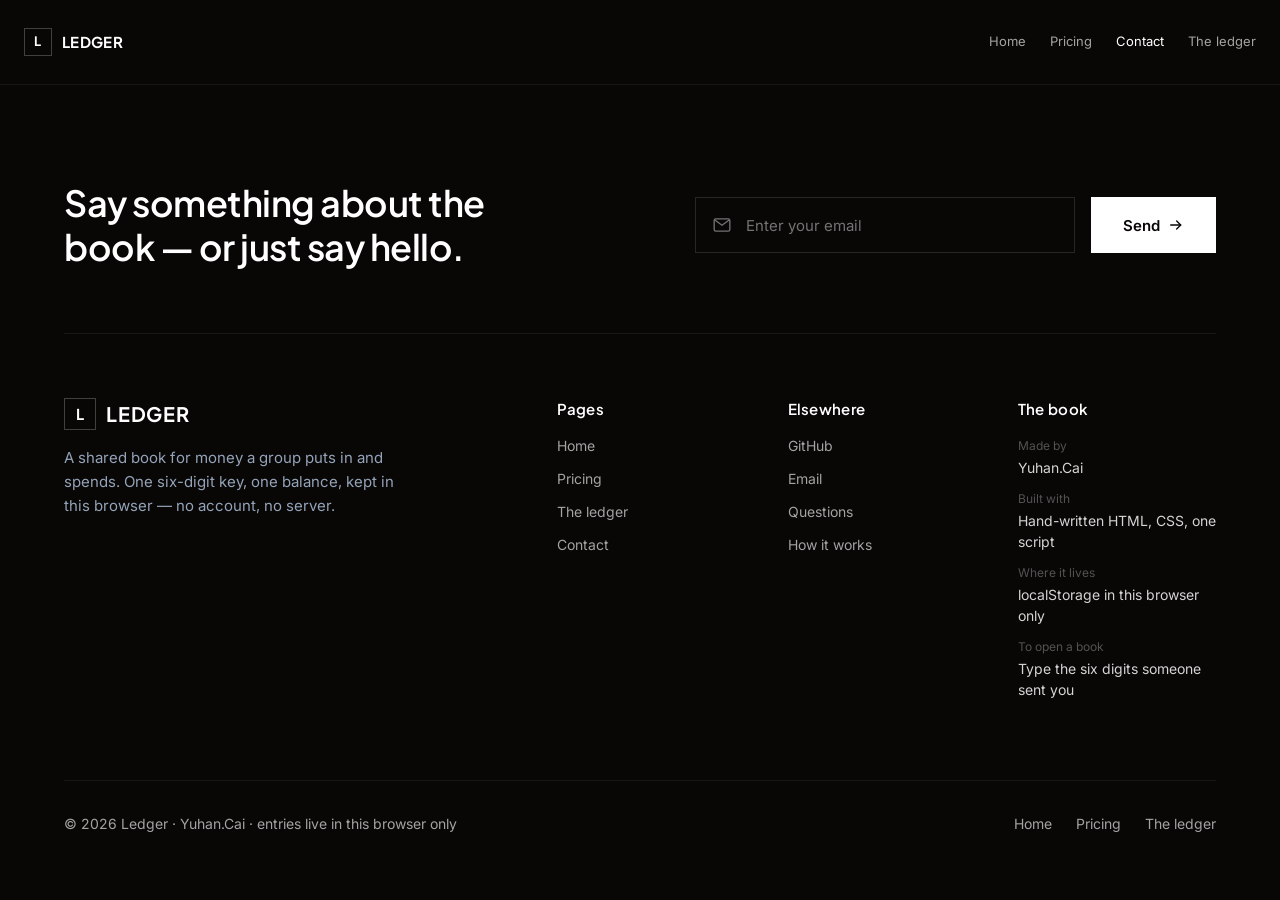
<file: contact.html>
<!DOCTYPE html>
<html lang="en">
<head>
<meta charset="utf-8">
<meta name="viewport" content="width=device-width, initial-scale=1">
<title>Contact — Ledger</title>
<meta name="description" content="Say something about the book, or ask how the six-digit key works.">
<meta name="author" content="Yuhan.Cai">
<meta name="theme-color" content="#080706">
<link rel="icon" href="images/favicon-32.png" sizes="32x32">
<link rel="apple-touch-icon" href="images/apple-touch-icon.png">
<meta property="og:type" content="website">
<meta property="og:title" content="Contact — Ledger">
<meta property="og:description" content="Say something about the book, or ask how the six-digit key works.">
<meta property="og:image" content="images/og-image.jpg">
<link rel="preconnect" href="https://fonts.googleapis.com">
<link rel="preconnect" href="https://fonts.gstatic.com" crossorigin>
<link href="https://fonts.googleapis.com/css2?family=Plus+Jakarta+Sans:wght@400;500;600;700&family=Inter:wght@400;500;600;700&display=swap" rel="stylesheet">
<style>
  *, *::before, *::after { box-sizing: border-box; }
  :root {
    --ink: #080706;
    --line: #171717;
    --line-hi: #404040;
    --body: #94a3b8;
    --link: #a3a3a3;
    --white: #fff;
    --heading: "Plus Jakarta Sans", -apple-system, BlinkMacSystemFont, "Segoe UI", sans-serif;
    --sans: "Inter", -apple-system, BlinkMacSystemFont, "Segoe UI", Roboto, "PingFang SC", "Microsoft YaHei", sans-serif;
  }
  html { background: var(--ink); }
  body {
    margin: 0; background: var(--ink); color: var(--white);
    font-family: var(--sans); font-size: 16px; line-height: 1.5;
    -webkit-font-smoothing: antialiased; overflow-x: hidden;
  }
  a { color: inherit; text-decoration: none; }
  h1, h2, h3, h4, p, ul, form { margin: 0; }
  ul { list-style: none; padding: 0; }

  /* ---------- a slim dark header, so the page is still navigable ---------- */
  .top { display: flex; align-items: center; justify-content: space-between; gap: 20px; padding: 28px 24px; border-bottom: 1px solid var(--line); }
  .top__brand { display: flex; align-items: center; gap: 10px; font-family: var(--heading); font-weight: 700; font-size: 15px; letter-spacing: 0.02em; }
  .top__brand span:first-child {
    width: 28px; height: 28px; display: grid; place-items: center;
    border: 1px solid var(--line-hi); font-size: 13px;
  }
  .top__links { display: flex; align-items: center; gap: 24px; }
  .top__links a { font-size: 13px; color: var(--link); transition: color 0.2s ease; }
  .top__links a:hover { color: var(--white); }
  .top__links a[aria-current="page"] { color: var(--white); }

  @media (max-width: 700px) {
    .top { padding: 20px; }
    .top__links { gap: 14px; flex-wrap: wrap; row-gap: 8px; }
    .top__links a { font-size: 12px; }
  }

  /* ---------- the footer block ---------- */
  .foot {
    position: relative; overflow: hidden;
    padding: 96px 24px 32px;
    background: var(--ink); color: var(--white);
  }
  .foot__inner { display: flex; flex-direction: column; }

  /* the staggered reveal — same timings as the Framer variants */
  .rv { opacity: 0; transform: translateY(15px); transition: opacity 0.5s ease-out, transform 0.5s ease-out; }
  .foot__inner.is-in .rv { opacity: 1; transform: none; }
  .foot__inner.is-in .rv:nth-child(1) { transition-delay: 0s; }
  .foot__inner.is-in .rv:nth-child(2) { transition-delay: 0.1s; }
  .foot__inner.is-in .rv:nth-child(3) { transition-delay: 0.2s; }
  .foot__inner.is-in .rv:nth-child(4) { transition-delay: 0.3s; }
  .foot__inner.is-in .rv:nth-child(5) { transition-delay: 0.4s; }
  @media (prefers-reduced-motion: reduce) {
    .rv { opacity: 1; transform: none; transition: none; }
  }

  /* 1. newsletter row */
  .news { display: flex; flex-direction: column; gap: 32px; margin-bottom: 64px; }
  .news h2 {
    max-width: 480px;
    font-family: var(--heading); font-weight: 600;
    font-size: 28px; line-height: 34px; letter-spacing: -0.5px; color: var(--white);
  }
  .news form { display: flex; flex-direction: column; align-items: stretch; gap: 16px; width: 100%; }
  .field {
    display: flex; align-items: center; height: 56px; padding: 0 16px;
    background: transparent; border: 1px solid #262626; border-radius: 0;
    transition: border-color 0.3s ease;
  }
  .field:hover { border-color: #404040; }
  .field:focus-within { border-color: #737373; }
  .field svg { width: 20px; height: 20px; flex: none; margin-right: 12px; color: #737373; }
  .field input {
    width: 100%; border: 0; outline: none; background: transparent;
    color: var(--white); font-family: var(--sans); font-size: 15px;
  }
  .field input::placeholder { color: #737373; }
  .cta {
    display: flex; align-items: center; justify-content: center; gap: 8px;
    height: 56px; padding: 0 32px; border: 0; border-radius: 0;
    background: var(--white); color: var(--ink);
    font-family: var(--sans); font-size: 15px; font-weight: 600;
    cursor: pointer; transition: background-color 0.3s ease, transform 0.3s ease;
  }
  .cta:hover { background: #e5e5e5; }
  .cta:active { transform: scale(0.98); }
  .cta svg { width: 16px; height: 16px; }
  .cta[data-sent="true"] svg { display: none; }

  .rule { width: 100%; height: 1px; background: #171717; }
  .rule--1 { margin-bottom: 64px; }
  .rule--2 { margin-bottom: 32px; }

  /* 3. content row */
  .cols { display: grid; grid-template-columns: 1fr; gap: 48px; margin-bottom: 64px; }
  .brandcol { display: flex; flex-direction: column; align-items: flex-start; gap: 16px; }
  .brandcol__mark {
    display: flex; align-items: center; gap: 10px;
    font-family: var(--heading); font-weight: 700; font-size: 20px; letter-spacing: 0.04em;
  }
  .brandcol__mark span:first-child {
    width: 32px; height: 32px; display: grid; place-items: center;
    border: 1px solid var(--line-hi); font-size: 15px;
  }
  .brandcol p { max-width: 340px; font-size: 15px; line-height: 24px; color: var(--body); }

  .links { display: grid; grid-template-columns: repeat(2, 1fr); gap: 32px; }
  .links h4 {
    font-family: var(--heading); font-weight: 600; font-size: 15px;
    letter-spacing: 0.02em; color: var(--white); margin-bottom: 14px;
  }
  .links ul { display: flex; flex-direction: column; gap: 12px; }
  .links a, .links li { font-size: 14px; color: var(--link); }
  .links a { transition: color 0.2s ease; }
  .links a:hover { color: var(--white); }
  .links .col--wide { grid-column: span 2; }
  .facts { display: flex; flex-direction: column; gap: 12px; }
  .facts div { font-size: 14px; color: var(--link); }
  .facts dt { font-size: 12px; color: #525252; margin-bottom: 2px; }
  .facts dd { margin: 0; color: #d4d4d4; }

  /* 5. bottom row */
  .bottom { display: flex; flex-direction: column; align-items: center; gap: 16px; color: var(--link); font-size: 14px; text-align: center; }
  .bottom__links { display: flex; align-items: center; gap: 24px; }
  .bottom a { transition: color 0.2s ease; }
  .bottom a:hover { color: var(--white); }

  /* ---------- responsive ---------- */
  @media (min-width: 640px) {
    .foot { padding-left: 48px; padding-right: 48px; }
    .news h2 { font-size: 36px; line-height: 44px; }
    .news form { flex-direction: row; }
    .field { min-width: 320px; }
    .links { grid-template-columns: repeat(3, 1fr); }
    .links .col--wide { grid-column: span 1; }
  }
  @media (min-width: 768px) {
    .field { min-width: 380px; }
    .bottom { flex-direction: row; justify-content: space-between; text-align: left; }
  }
  @media (min-width: 1024px) {
    .foot { padding-left: 64px; padding-right: 64px; }
    .news { flex-direction: row; justify-content: space-between; align-items: center; gap: 32px; }
    .news form { width: auto; }
    .cols { grid-template-columns: repeat(12, 1fr); gap: 32px; }
    .brandcol { grid-column: span 5; }
    .links { grid-column: span 7; }
  }
</style>
</head>
<body>

<header class="top">
  <a class="top__brand" href="index.html"><span aria-hidden="true">L</span><span>LEDGER</span></a>
  <nav class="top__links" aria-label="Main">
    <a href="index.html">Home</a>
    <a href="pricing.html">Pricing</a>
    <a href="contact.html" aria-current="page">Contact</a>
    <a href="book.html">The ledger</a>
  </nav>
</header>

<footer class="foot" id="footer-section">
  <div class="foot__inner" id="footInner">

    <div class="news rv">
      <h2>Say something about the book — or just say hello.</h2>
      <form id="contactForm" novalidate>
        <label class="field">
          <svg viewBox="0 0 24 24" fill="none" stroke="currentColor" stroke-width="1.6" aria-hidden="true"><rect x="2.6" y="4.6" width="18.8" height="14.8" rx="2"/><path d="m3.4 6 8.6 6.2L20.6 6"/></svg>
          <input type="email" name="email" id="email" placeholder="Enter your email" required autocomplete="email">
        </label>
        <button class="cta" type="submit" id="sendBtn">
          <span id="sendLabel">Send</span>
          <svg viewBox="0 0 24 24" fill="none" stroke="currentColor" stroke-width="2" stroke-linecap="round" stroke-linejoin="round" aria-hidden="true"><path d="M4 12h15"/><path d="m13 6 6 6-6 6"/></svg>
        </button>
      </form>
    </div>

    <div class="rule rule--1 rv" aria-hidden="true"></div>

    <div class="cols rv">
      <div class="brandcol">
        <div class="brandcol__mark"><span aria-hidden="true">L</span><span>LEDGER</span></div>
        <p>A shared book for money a group puts in and spends. One six-digit key, one balance, kept in this browser — no account, no server.</p>
      </div>

      <div class="links">
        <div class="col">
          <h4>Pages</h4>
          <ul>
            <li><a href="index.html">Home</a></li>
            <li><a href="pricing.html">Pricing</a></li>
            <li><a href="book.html">The ledger</a></li>
            <li><a href="#footer-section">Contact</a></li>
          </ul>
        </div>
        <div class="col">
          <h4>Elsewhere</h4>
          <ul>
            <li><a href="https://github.com/cccyyyhhh123/c-y-h-h-h">GitHub</a></li>
            <li><a href="contact.html">Email</a></li>
            <li><a href="pricing.html#faq">Questions</a></li>
            <li><a href="index.html#how">How it works</a></li>
          </ul>
        </div>
        <div class="col col--wide">
          <h4>The book</h4>
          <dl class="facts">
            <div><dt>Made by</dt><dd>Yuhan.Cai</dd></div>
            <div><dt>Built with</dt><dd>Hand-written HTML, CSS, one script</dd></div>
            <div><dt>Where it lives</dt><dd>localStorage in this browser only</dd></div>
            <div><dt>To open a book</dt><dd>Type the six digits someone sent you</dd></div>
          </dl>
        </div>
      </div>
    </div>

    <div class="rule rule--2 rv" aria-hidden="true"></div>

    <div class="bottom rv">
      <p>© 2026 Ledger · Yuhan.Cai · entries live in this browser only</p>
      <div class="bottom__links">
        <a href="index.html">Home</a>
        <a href="pricing.html">Pricing</a>
        <a href="book.html">The ledger</a>
      </div>
    </div>

  </div>
</footer>

<script>
  /* the staggered reveal, once, when the block is 10% in view */
  (function () {
    var inner = document.getElementById("footInner");
    if (!inner) return;
    if (!("IntersectionObserver" in window)) { inner.classList.add("is-in"); return; }
    var io = new IntersectionObserver(function (entries) {
      if (!entries[0].isIntersecting) return;
      inner.classList.add("is-in");
      io.disconnect();
    }, { threshold: 0.1 });
    io.observe(inner);
  })();

  /* the form has no server: it acknowledges, then resets after 3 seconds */
  (function () {
    var form = document.getElementById("contactForm");
    var button = document.getElementById("sendBtn");
    var label = document.getElementById("sendLabel");
    var email = document.getElementById("email");
    if (!form) return;
    form.addEventListener("submit", function (event) {
      event.preventDefault();
      if (!email.value || !/^[^\s@]+@[^\s@]+\.[^\s@]+$/.test(email.value)) {
        email.focus();
        email.setAttribute("aria-invalid", "true");
        return;
      }
      email.removeAttribute("aria-invalid");
      button.dataset.sent = "true";
      label.textContent = "Sent!";
      button.disabled = true;
      setTimeout(function () {
        button.dataset.sent = "false";
        label.textContent = "Send";
        button.disabled = false;
        email.value = "";
      }, 3000);
    });
  })();
</script>
</body>
</html>
</file>
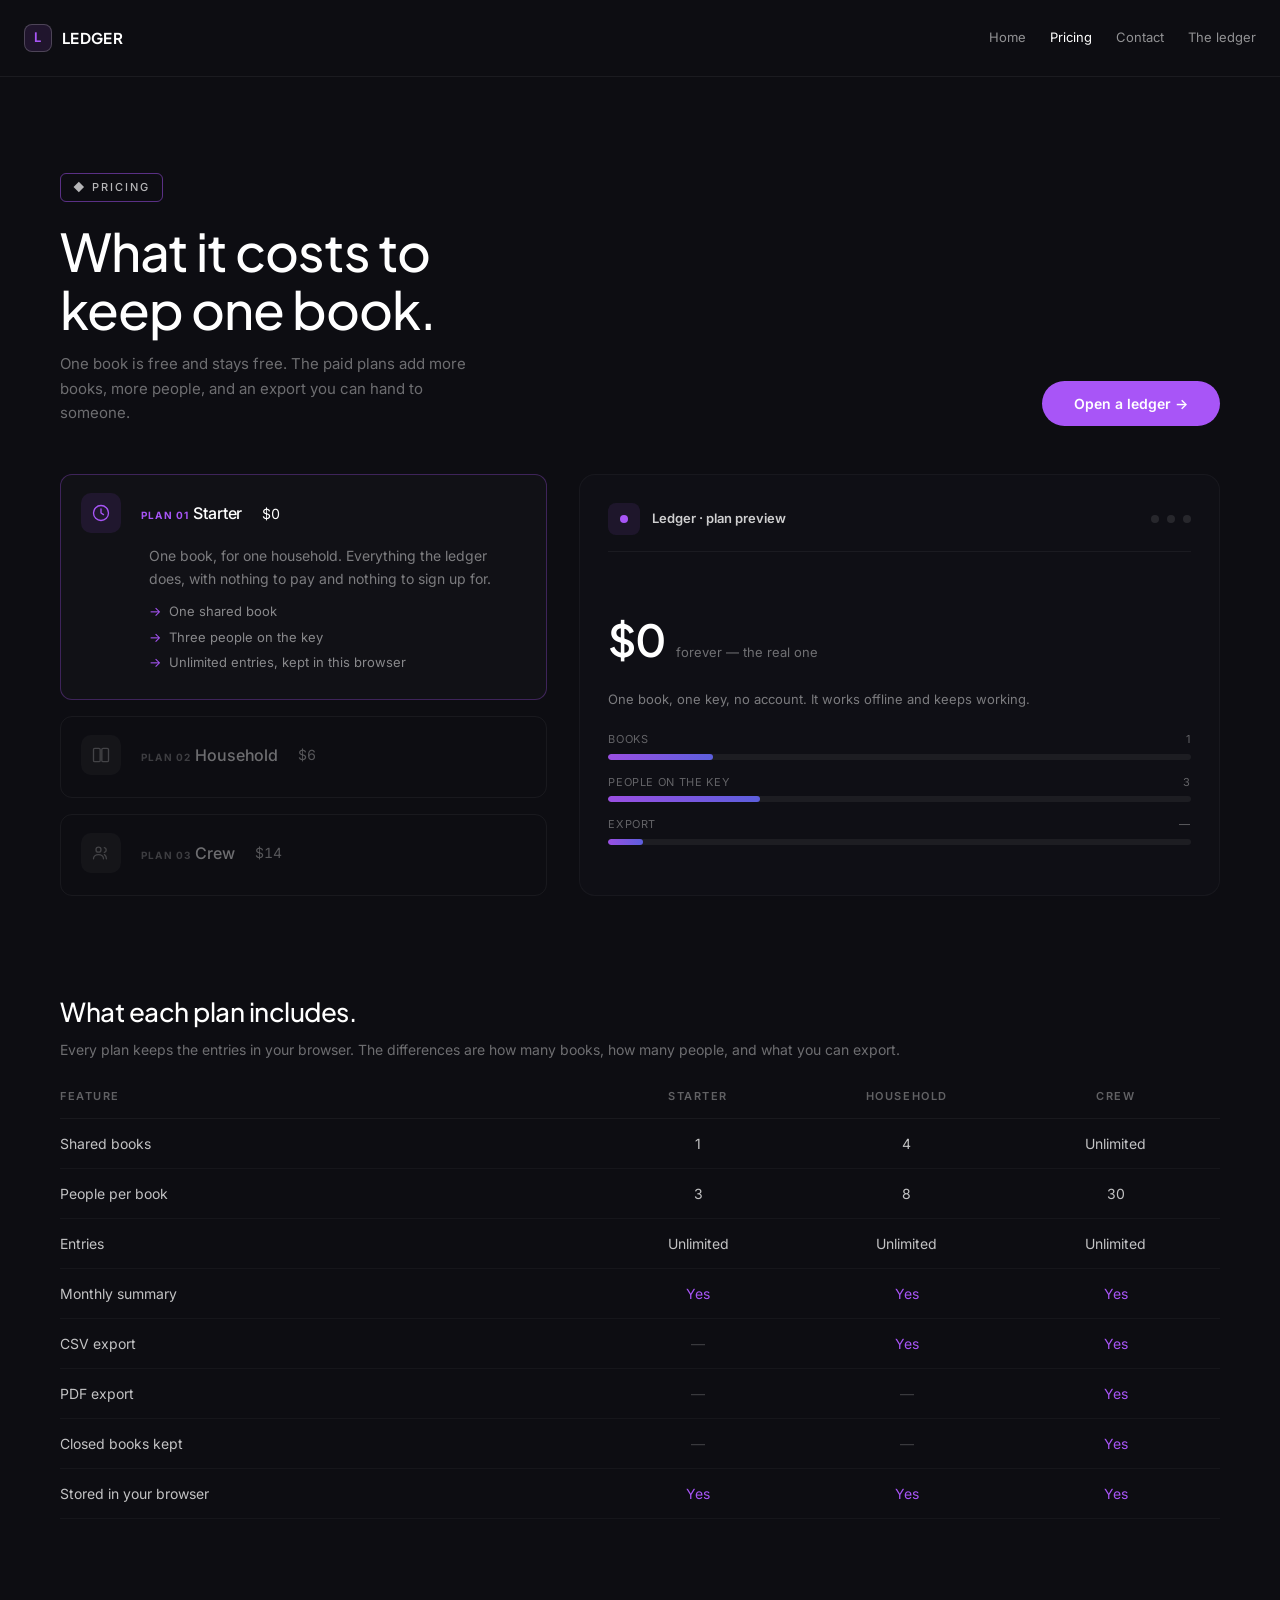
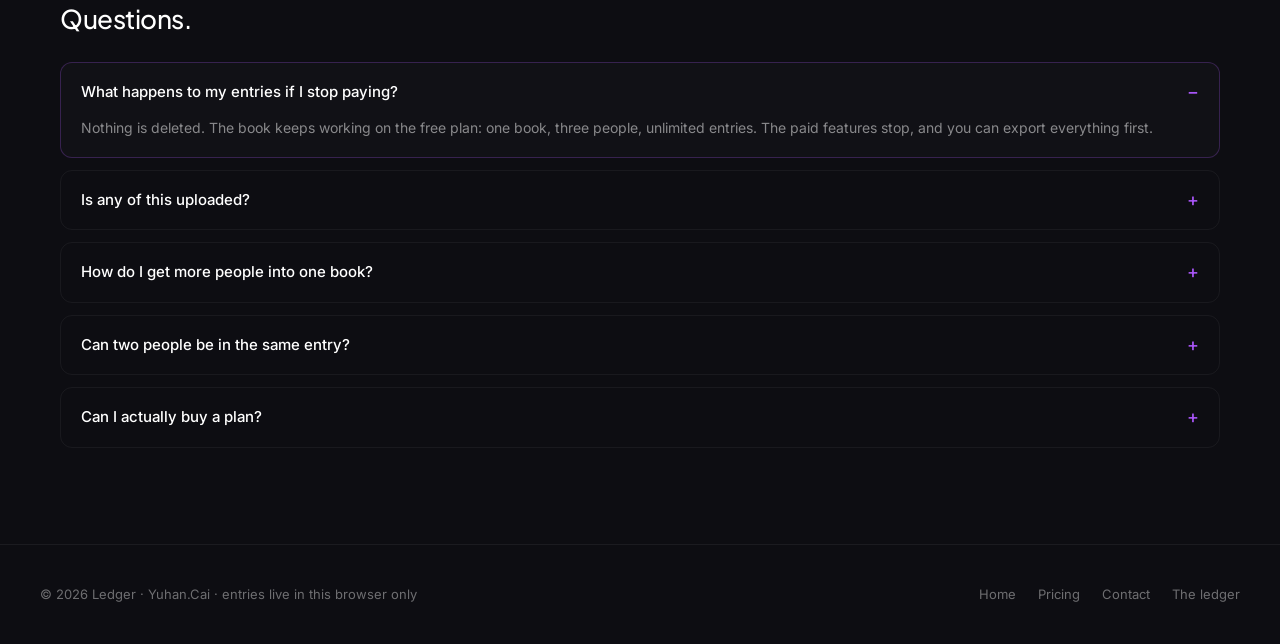
<file: pricing.html>
<!DOCTYPE html>
<html lang="en">
<head>
<meta charset="utf-8">
<meta name="viewport" content="width=device-width, initial-scale=1">
<title>Pricing — Ledger</title>
<meta name="description" content="Three ways to keep one book. One is free and stays free; the paid plans add more books, more people, and an export.">
<meta name="author" content="Yuhan.Cai">
<meta name="theme-color" content="#0d0d12">
<link rel="icon" href="images/favicon-32.png" sizes="32x32">
<link rel="apple-touch-icon" href="images/apple-touch-icon.png">
<meta property="og:type" content="website">
<meta property="og:title" content="Pricing — Ledger">
<meta property="og:description" content="Three ways to keep one book. One is free and stays free.">
<meta property="og:image" content="images/og-image.jpg">
<link rel="preconnect" href="https://fonts.googleapis.com">
<link rel="preconnect" href="https://fonts.gstatic.com" crossorigin>
<link href="https://fonts.googleapis.com/css2?family=Plus+Jakarta+Sans:wght@400;500;600;700&family=Inter:wght@400;500;600;700&display=swap" rel="stylesheet">
<style>
  *, *::before, *::after { box-sizing: border-box; }
  :root {
    --bg: #0d0d12;
    --canvas: #0f0f15;
    --line: rgba(255, 255, 255, 0.05);
    --line-soft: rgba(255, 255, 255, 0.04);
    --purple: #a855f7;
    --purple-deep: #9333ea;
    --emerald: #34d399;
    --muted: rgba(255, 255, 255, 0.4);
    --muted-2: rgba(255, 255, 255, 0.2);
    --heading: "Plus Jakarta Sans", -apple-system, BlinkMacSystemFont, "Segoe UI", sans-serif;
    --sans: "Inter", -apple-system, BlinkMacSystemFont, "Segoe UI", Roboto, "PingFang SC", "Microsoft YaHei", sans-serif;
  }
  html { background: var(--bg); scroll-behavior: smooth; }
  @media (prefers-reduced-motion: reduce) { html { scroll-behavior: auto; } }
  body { margin: 0; background: var(--bg); color: #fff; font-family: var(--sans); font-size: 16px; line-height: 1.5; overflow-x: hidden; -webkit-font-smoothing: antialiased; }
  a { color: inherit; text-decoration: none; }
  h1, h2, h3, h4, p, ul, dl { margin: 0; }
  ul { list-style: none; padding: 0; }

  /* ---------- top bar ---------- */
  .top { display: flex; align-items: center; justify-content: space-between; gap: 20px; padding: 24px; border-bottom: 1px solid rgba(255, 255, 255, 0.06); }
  .top__brand { display: flex; align-items: center; gap: 10px; font-family: var(--heading); font-weight: 700; font-size: 15px; letter-spacing: 0.02em; }
  .top__brand span:first-child { width: 28px; height: 28px; display: grid; place-items: center; border: 1px solid rgba(255, 255, 255, 0.2); font-size: 13px; border-radius: 8px; background: rgba(168, 85, 247, 0.12); color: var(--purple); }
  .top__links { display: flex; align-items: center; gap: 24px; }
  .top__links a { font-size: 13px; color: rgba(255, 255, 255, 0.55); transition: color 0.2s ease; }
  .top__links a:hover, .top__links a[aria-current="page"] { color: #fff; }

  /* ---------- the section ---------- */
  .hiw { padding: 96px 24px; overflow: hidden; }
  .hiw__inner { max-width: 1200px; margin: 0 auto; }
  .hiw__head { display: flex; flex-direction: column; align-items: flex-start; gap: 32px; margin-bottom: 48px; }
  .hiw__left { flex: 1; }
  .label-tag {
    position: relative; display: inline-block; margin-bottom: 20px;
    border: 1px solid rgba(168, 85, 247, 0.5); border-radius: 6px;
    padding: 5px 12px; font-size: 11px; letter-spacing: 2px;
    color: rgba(255, 255, 255, 0.7); font-weight: 500;
  }
  .hiw h1 {
    font-family: var(--heading); font-size: 38px; font-weight: 500; line-height: 1.12;
    letter-spacing: -1px; margin-bottom: 14px;
  }
  .hiw__sub { font-size: 15px; color: var(--muted); line-height: 1.65; max-width: 420px; }
  .cta {
    display: inline-flex; align-items: center; gap: 8px; flex-shrink: 0;
    background: var(--purple); color: #fff; border: 0; border-radius: 999px;
    padding: 12px 32px; font-size: 14px; font-weight: 600; cursor: pointer;
    transition: background-color 0.2s ease;
  }
  .cta:hover { background: var(--purple-deep); }

  .layout { display: flex; flex-direction: column; gap: 32px; align-items: stretch; }

  /* ---------- left: the plan rows ---------- */
  .steps { width: 100%; display: flex; flex-direction: column; gap: 16px; flex-shrink: 0; }
  .row {
    position: relative; display: flex; flex-direction: column; gap: 4px;
    border: 1px solid var(--line); border-radius: 12px;
    padding: 18px 20px; cursor: pointer; text-align: left;
    background: none; color: inherit; font: inherit; width: 100%;
    transition: border-color 0.2s ease, background-color 0.2s ease;
  }
  .row:hover { border-color: rgba(255, 255, 255, 0.12); }
  .row.active { border-color: rgba(168, 85, 247, 0.3); background: rgba(255, 255, 255, 0.02); }
  .row__top { display: flex; align-items: center; gap: 20px; }
  .icon-box {
    width: 40px; height: 40px; border-radius: 10px; flex-shrink: 0;
    display: flex; align-items: center; justify-content: center;
    background: rgba(255, 255, 255, 0.03); transition: background-color 0.2s ease;
  }
  .row.active .icon-box { background: rgba(168, 85, 247, 0.1); }
  .icon-box svg { width: 20px; height: 20px; stroke: rgba(255, 255, 255, 0.2); fill: none; stroke-width: 1.6; stroke-linecap: round; stroke-linejoin: round; transition: stroke 0.2s ease; }
  .row.active .icon-box svg { stroke: var(--purple); }
  .row__eyebrow { font-size: 10px; font-weight: 700; letter-spacing: 0.12em; margin-bottom: 2px; color: var(--muted-2); transition: color 0.2s ease; }
  .row.active .row__eyebrow { color: var(--purple); }
  .row__title { font-size: 16px; font-weight: 500; letter-spacing: -0.01em; color: rgba(255, 255, 255, 0.4); transition: color 0.2s ease; }
  .row.active .row__title { color: #fff; }
  .row__price { margin-left: auto; font-size: 14px; color: rgba(255, 255, 255, 0.3); font-variant-numeric: tabular-nums; }
  .row.active .row__price { color: #fff; }
  .row__desc { overflow: hidden; max-height: 0; opacity: 0; transition: max-height 0.3s ease, opacity 0.3s ease, margin 0.3s ease; }
  .row.active .row__desc { max-height: 220px; opacity: 1; margin-top: 8px; }
  .row__desc p { padding-left: 68px; padding-right: 16px; margin-bottom: 12px; font-size: 14px; line-height: 1.6; color: rgba(255, 255, 255, 0.45); }
  .row__desc ul { padding-left: 68px; margin-bottom: 8px; display: flex; flex-direction: column; gap: 6px; }
  .row__desc li { font-size: 13px; color: rgba(255, 255, 255, 0.5); display: flex; gap: 8px; }
  .row__desc li::before { content: "→"; color: var(--purple); }

  /* ---------- right: the canvas ---------- */
  .canvas-wrap { flex: 1; width: 100%; overflow: hidden; }
  .canvas {
    background: var(--canvas); border: 1px solid var(--line-soft); border-radius: 16px;
    padding: 28px; min-height: 400px; height: 100%; display: flex; flex-direction: column;
  }
  .canvas__head { display: flex; align-items: center; justify-content: space-between; margin-bottom: 32px; padding-bottom: 16px; border-bottom: 1px solid var(--line); }
  .canvas__id { display: flex; align-items: center; gap: 12px; }
  .canvas__dotbox { width: 32px; height: 32px; border-radius: 8px; background: rgba(168, 85, 247, 0.1); display: grid; place-items: center; }
  .canvas__dot { width: 8px; height: 8px; border-radius: 999px; background: var(--purple); animation: pulse 2s ease-in-out infinite; }
  @keyframes pulse { 0%, 100% { opacity: 1; } 50% { opacity: 0.35; } }
  .canvas__name { font-size: 13px; font-weight: 600; color: rgba(255, 255, 255, 0.8); }
  .canvas__dots { display: flex; gap: 8px; }
  .canvas__dots i { width: 8px; height: 8px; border-radius: 999px; background: rgba(255, 255, 255, 0.1); display: block; }

  .panel { display: none; flex: 1; flex-direction: column; justify-content: center; gap: 18px; }
  .panel.is-live { display: flex; animation: panelIn 0.35s ease both; }
  @keyframes panelIn { from { opacity: 0; transform: translateY(6px); } to { opacity: 1; transform: none; } }
  @media (prefers-reduced-motion: reduce) { .panel.is-live, .canvas__dot { animation: none; } }

  .price { display: flex; align-items: baseline; gap: 10px; }
  .price strong { font-family: var(--heading); font-size: 44px; font-weight: 600; letter-spacing: -0.03em; }
  .price span { font-size: 13px; color: var(--muted); }
  .panel__note { font-size: 13px; color: rgba(255, 255, 255, 0.45); }

  .meters { display: flex; flex-direction: column; gap: 14px; margin-top: 4px; }
  .meter__row { display: flex; align-items: center; justify-content: space-between; font-size: 11px; letter-spacing: 0.06em; text-transform: uppercase; color: rgba(255, 255, 255, 0.35); }
  .meter { height: 6px; border-radius: 999px; background: rgba(255, 255, 255, 0.06); overflow: hidden; margin-top: 6px; }
  .meter i { display: block; height: 100%; width: 0; border-radius: 999px; background: linear-gradient(90deg, rgba(168, 85, 247, 0.9), rgba(99, 102, 241, 0.9)); transition: width 0.9s cubic-bezier(0.22, 1, 0.36, 1); }
  .panel.is-live .meter i { width: var(--w); }

  .panel__list { display: flex; flex-direction: column; gap: 10px; }
  .panel__list li { display: flex; align-items: center; gap: 10px; font-size: 13px; color: rgba(255, 255, 255, 0.6); }
  .panel__list li span { width: 5px; height: 5px; border-radius: 999px; background: var(--purple); flex: none; }

  /* ---------- comparison ---------- */
  .compare { margin-top: 96px; }
  .compare h2 { font-family: var(--heading); font-size: 26px; font-weight: 500; letter-spacing: -0.5px; margin-bottom: 8px; }
  .compare p { font-size: 14px; color: var(--muted); margin-bottom: 28px; }
  table { width: 100%; border-collapse: collapse; }
  thead th { text-align: left; font-size: 11px; letter-spacing: 0.14em; text-transform: uppercase; color: rgba(255, 255, 255, 0.35); font-weight: 600; padding: 0 0 14px; border-bottom: 1px solid var(--line); }
  thead th:not(:first-child), tbody td:not(:first-child) { text-align: center; width: 18%; }
  tbody td { padding: 14px 0; border-bottom: 1px solid rgba(255, 255, 255, 0.04); font-size: 14px; color: rgba(255, 255, 255, 0.75); }
  tbody tr:hover td { background: rgba(255, 255, 255, 0.02); }
  td.yes { color: var(--purple); }
  td.no { color: rgba(255, 255, 255, 0.2); }

  /* ---------- faq ---------- */
  .faq { margin-top: 80px; display: flex; flex-direction: column; gap: 12px; }
  .faq h2 { font-family: var(--heading); font-size: 26px; font-weight: 500; letter-spacing: -0.5px; margin-bottom: 12px; }
  details { border: 1px solid var(--line); border-radius: 12px; padding: 18px 20px; }
  details[open] { border-color: rgba(168, 85, 247, 0.25); background: rgba(255, 255, 255, 0.02); }
  summary { cursor: pointer; font-size: 15px; font-weight: 500; list-style: none; display: flex; justify-content: space-between; gap: 16px; align-items: center; }
  summary::-webkit-details-marker { display: none; }
  summary::after { content: "+"; color: var(--purple); font-size: 18px; line-height: 1; }
  details[open] summary::after { content: "−"; }
  details p { margin-top: 12px; font-size: 14px; line-height: 1.65; color: rgba(255, 255, 255, 0.5); }

  footer { border-top: 1px solid rgba(255, 255, 255, 0.06); padding: 40px 24px; }
  .foot { max-width: 1200px; margin: 0 auto; display: flex; flex-direction: column; align-items: center; gap: 14px; font-size: 13px; color: rgba(255, 255, 255, 0.4); text-align: center; }
  .foot__links { display: flex; gap: 22px; }
  .foot a:hover { color: #fff; }

  /* ---------- responsive ---------- */
  @media (max-width: 700px) {
    .top { padding: 20px; }
    .top__links { gap: 14px; flex-wrap: wrap; row-gap: 8px; }
    .top__links a { font-size: 12px; }
  }
  @media (min-width: 768px) {
    .hiw { padding-left: 60px; padding-right: 60px; }
    .hiw__head { flex-direction: row; justify-content: space-between; align-items: flex-end; gap: 32px; }
    .hiw h1 { font-size: 52px; }
    .foot { flex-direction: row; justify-content: space-between; text-align: left; }
    .foot__links { margin-left: auto; }
  }
  @media (min-width: 1024px) {
    .layout { flex-direction: row; gap: 32px; }
    .steps { width: 42%; }
  }
</style>
</head>
<body>

<header class="top">
  <a class="top__brand" href="index.html"><span aria-hidden="true">L</span><span>LEDGER</span></a>
  <nav class="top__links" aria-label="Main">
    <a href="index.html">Home</a>
    <a href="pricing.html" aria-current="page">Pricing</a>
    <a href="contact.html">Contact</a>
    <a href="book.html">The ledger</a>
  </nav>
</header>

<section class="hiw">
  <div class="hiw__inner">

    <div class="hiw__head">
      <div class="hiw__left">
        <span class="label-tag">◆ PRICING</span>
        <h1>What it costs to<br>keep one book.</h1>
        <p class="hiw__sub">One book is free and stays free. The paid plans add more books, more people, and an export you can hand to someone.</p>
      </div>
      <a class="cta" href="book.html">Open a ledger &rarr;</a>
    </div>

    <div class="layout">
      <div class="steps" id="steps">

        <button class="row active" type="button" data-plan="0" aria-expanded="true" aria-controls="panel-0">
          <span class="row__top">
            <span class="icon-box" aria-hidden="true"><svg viewBox="0 0 24 24"><circle cx="12" cy="12" r="9"/><path d="M12 7v5l3 2"/></svg></span>
            <span>
              <span class="row__eyebrow">PLAN 01</span>
              <span class="row__title">Starter</span>
            </span>
            <span class="row__price">$0</span>
          </span>
          <span class="row__desc">
            <p>One book, for one household. Everything the ledger does, with nothing to pay and nothing to sign up for.</p>
            <ul><li>One shared book</li><li>Three people on the key</li><li>Unlimited entries, kept in this browser</li></ul>
          </span>
        </button>

        <button class="row" type="button" data-plan="1" aria-expanded="false" aria-controls="panel-1">
          <span class="row__top">
            <span class="icon-box" aria-hidden="true"><svg viewBox="0 0 24 24"><rect x="3" y="4" width="8" height="16" rx="1.5"/><rect x="13" y="4" width="8" height="16" rx="1.5"/></svg></span>
            <span>
              <span class="row__eyebrow">PLAN 02</span>
              <span class="row__title">Household</span>
            </span>
            <span class="row__price">$6</span>
          </span>
          <span class="row__desc">
            <p>Four books, one balance each. For a flat where the bills and the groceries are not the same conversation.</p>
            <ul><li>Four books, each with its own key</li><li>Eight people per book</li><li>Monthly and yearly summaries</li><li>Export to CSV</li></ul>
          </span>
        </button>

        <button class="row" type="button" data-plan="2" aria-expanded="false" aria-controls="panel-2">
          <span class="row__top">
            <span class="icon-box" aria-hidden="true"><svg viewBox="0 0 24 24"><circle cx="9" cy="8" r="3"/><path d="M3 19c0-3 2.7-5 6-5s6 2 6 5"/><path d="M16 5.5a3 3 0 0 1 0 5.8M18.5 19c0-2.2-.9-4-2.4-5"/></svg></span>
            <span>
              <span class="row__eyebrow">PLAN 03</span>
              <span class="row__title">Crew</span>
            </span>
            <span class="row__price">$14</span>
          </span>
          <span class="row__desc">
            <p>For a group that splits everything. Unlimited books and keys, and a closed book keeps its history.</p>
            <ul><li>Unlimited books and keys</li><li>Thirty people per book</li><li>Close a book and keep the history</li><li>Export to CSV or PDF</li></ul>
          </span>
        </button>

      </div>

      <div class="canvas-wrap">
        <div class="canvas">
          <div class="canvas__head">
            <div class="canvas__id">
              <span class="canvas__dotbox"><span class="canvas__dot"></span></span>
              <span class="canvas__name">Ledger · plan preview</span>
            </div>
            <div class="canvas__dots"><i></i><i></i><i></i></div>
          </div>

          <div class="panel is-live" id="panel-0" role="tabpanel">
            <div class="price"><strong>$0</strong><span>forever — the real one</span></div>
            <p class="panel__note">One book, one key, no account. It works offline and keeps working.</p>
            <div class="meters">
              <div>
                <div class="meter__row"><span>Books</span><span>1</span></div>
                <div class="meter"><i style="--w:18%"></i></div>
              </div>
              <div>
                <div class="meter__row"><span>People on the key</span><span>3</span></div>
                <div class="meter"><i style="--w:26%"></i></div>
              </div>
              <div>
                <div class="meter__row"><span>Export</span><span>—</span></div>
                <div class="meter"><i style="--w:6%"></i></div>
              </div>
            </div>
          </div>

          <div class="panel" id="panel-1" role="tabpanel">
            <div class="price"><strong>$6</strong><span>per month</span></div>
            <p class="panel__note">Four books, each with its own key, so the flat can separate rent from groceries.</p>
            <div class="meters">
              <div>
                <div class="meter__row"><span>Books</span><span>4</span></div>
                <div class="meter"><i style="--w:46%"></i></div>
              </div>
              <div>
                <div class="meter__row"><span>People per book</span><span>8</span></div>
                <div class="meter"><i style="--w:52%"></i></div>
              </div>
              <div>
                <div class="meter__row"><span>Export</span><span>CSV</span></div>
                <div class="meter"><i style="--w:58%"></i></div>
              </div>
            </div>
          </div>

          <div class="panel" id="panel-2" role="tabpanel">
            <div class="price"><strong>$14</strong><span>per month</span></div>
            <p class="panel__note">Unlimited books and keys. Close a book and the history stays where it was.</p>
            <div class="meters">
              <div>
                <div class="meter__row"><span>Books</span><span>Unlimited</span></div>
                <div class="meter"><i style="--w:100%"></i></div>
              </div>
              <div>
                <div class="meter__row"><span>People per book</span><span>30</span></div>
                <div class="meter"><i style="--w:88%"></i></div>
              </div>
              <div>
                <div class="meter__row"><span>Export</span><span>CSV · PDF</span></div>
                <div class="meter"><i style="--w:100%"></i></div>
              </div>
            </div>
          </div>
        </div>
      </div>
    </div>

    <div class="compare">
      <h2>What each plan includes.</h2>
      <p>Every plan keeps the entries in your browser. The differences are how many books, how many people, and what you can export.</p>
      <table>
        <thead>
          <tr><th>Feature</th><th>Starter</th><th>Household</th><th>Crew</th></tr>
        </thead>
        <tbody>
          <tr><td>Shared books</td><td>1</td><td>4</td><td>Unlimited</td></tr>
          <tr><td>People per book</td><td>3</td><td>8</td><td>30</td></tr>
          <tr><td>Entries</td><td>Unlimited</td><td>Unlimited</td><td>Unlimited</td></tr>
          <tr><td>Monthly summary</td><td class="yes">Yes</td><td class="yes">Yes</td><td class="yes">Yes</td></tr>
          <tr><td>CSV export</td><td class="no">—</td><td class="yes">Yes</td><td class="yes">Yes</td></tr>
          <tr><td>PDF export</td><td class="no">—</td><td class="no">—</td><td class="yes">Yes</td></tr>
          <tr><td>Closed books kept</td><td class="no">—</td><td class="no">—</td><td class="yes">Yes</td></tr>
          <tr><td>Stored in your browser</td><td class="yes">Yes</td><td class="yes">Yes</td><td class="yes">Yes</td></tr>
        </tbody>
      </table>
    </div>

    <div class="faq">
      <h2>Questions.</h2>
      <details open>
        <summary>What happens to my entries if I stop paying?</summary>
        <p>Nothing is deleted. The book keeps working on the free plan: one book, three people, unlimited entries. The paid features stop, and you can export everything first.</p>
      </details>
      <details>
        <summary>Is any of this uploaded?</summary>
        <p>No. Every entry is written to this browser's local storage. That is why there is no server to pay for — and why clearing site data clears the book.</p>
      </details>
      <details>
        <summary>How do I get more people into one book?</summary>
        <p>The key is the invitation. Read the six digits out; anyone who types them opens the same list. The plan only sets how many people can hold a key at once.</p>
      </details>
      <details>
        <summary>Can two people be in the same entry?</summary>
        <p>One entry is one date, one type, one category, one amount. If two people paid, write two lines and a note on each; the balance adds them either way.</p>
      </details>
      <details>
        <summary>Can I actually buy a plan?</summary>
        <p>No. This is a student project and the pricing page is a design exercise: there is no checkout and nothing takes a payment. The free plan is the real one.</p>
      </details>
    </div>

  </div>
</section>

<footer>
  <div class="foot">
    <p>© 2026 Ledger · Yuhan.Cai · entries live in this browser only</p>
    <div class="foot__links">
      <a href="index.html">Home</a>
      <a href="pricing.html">Pricing</a>
      <a href="contact.html">Contact</a>
      <a href="book.html">The ledger</a>
    </div>
  </div>
</footer>

<script>
  /* one controller: the row the reader picks decides which panel is live */
  (function () {
    var rows = Array.prototype.slice.call(document.querySelectorAll(".row"));
    var panels = Array.prototype.slice.call(document.querySelectorAll(".panel"));

    function select(index) {
      rows.forEach(function (row, i) {
        var on = i === index;
        row.classList.toggle("active", on);
        row.setAttribute("aria-expanded", String(on));
      });
      panels.forEach(function (panel, i) {
        panel.classList.toggle("is-live", i === index);
      });
    }

    rows.forEach(function (row, i) {
      row.addEventListener("click", function () { select(i); });
    });

    select(0);
  })();
</script>
</body>
</html>
</file>
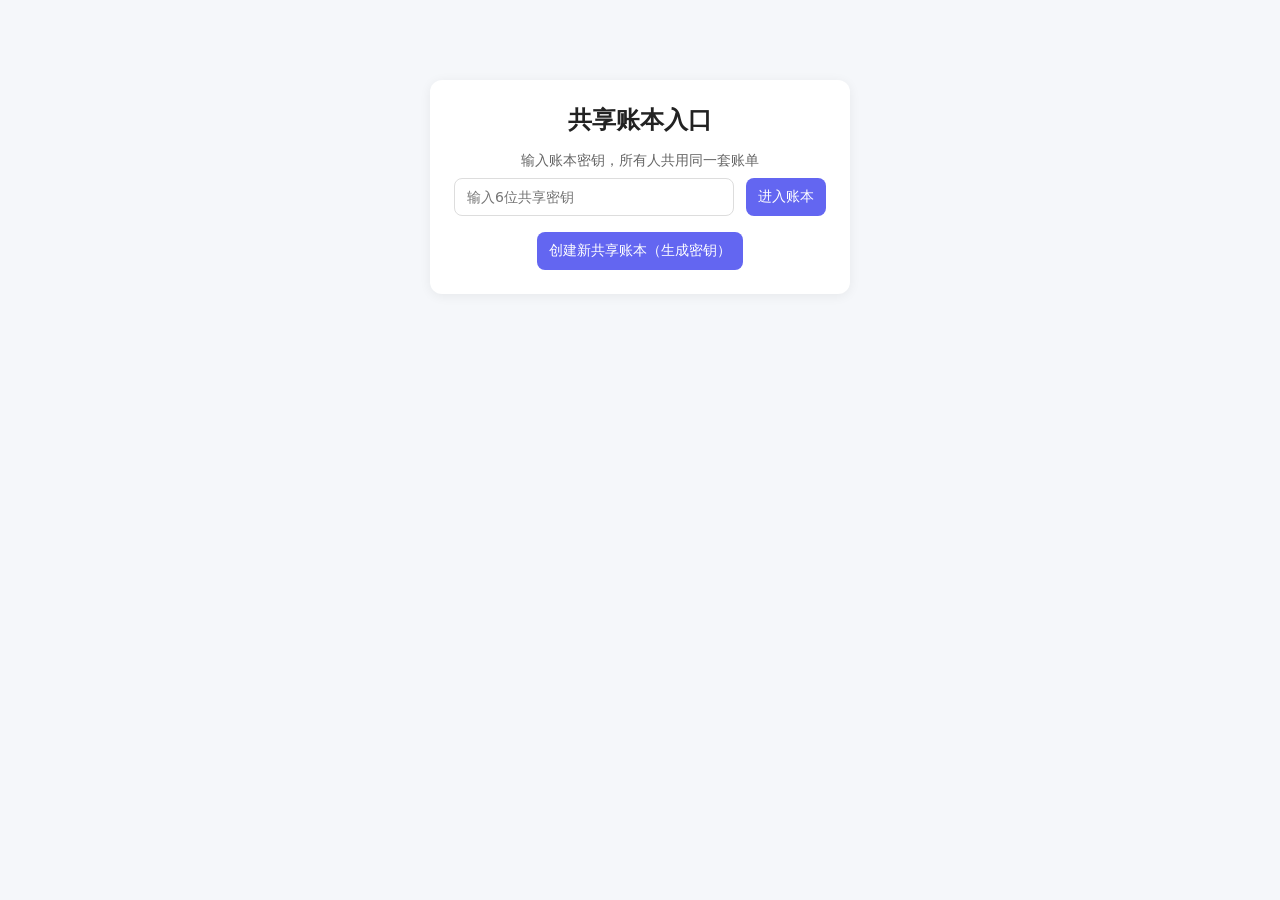
<file: 共享记账.html>
<!DOCTYPE html>
<html lang="zh-CN">
<head>
    <meta charset="UTF-8">
    <meta name="viewport" content="width=device-width, initial-scale=1.0">
    <title>共享共用记账账本</title>
    <style>
        *{margin:0;padding:0;box-sizing:border-box;font-family:system-ui}
        body{background:#f5f7fa;padding:20px;max-width:1000px;margin:0 auto}
        .box{background:#fff;border-radius:12px;padding:24px;margin-bottom:20px;box-shadow:0 2px 12px #00000010}
        h2{color:#222;margin-bottom:16px}
        .row{display:flex;gap:12px;flex-wrap:wrap;margin-bottom:16px}
        input,select,button{padding:10px 12px;border:1px solid #ddd;border-radius:8px;font-size:14px}
        input,select{flex:1;min-width:140px}
        .add-btn{background:#2563eb;color:#fff;border:none;cursor:pointer}
        .del-btn{background:#ef4444;color:#fff;border:none;padding:6px 10px;border-radius:6px;cursor:pointer}
        .key-btn{background:#6366f1;color:#fff;border:none}
        .stat-row{display:grid;grid-template-columns:1fr 1fr;gap:12px;margin-bottom:18px}
        .stat-item{padding:16px;border-radius:10px;text-align:center}
        .stat-row{display:grid;grid-template-columns:1fr 1fr;gap:12px;margin-bottom:18px}
        .income{background:#dcfce7;color:#16a34a}
        .month-pay{background:#fee2e2;color:#dc2626}
        .all-save{background:#e0f2fe;color:#0369a1}
        .all-balance{background:#dbeafe;color:#2563eb}
        table{width:100%;border-collapse:collapse;margin-top:10px}
        th,td{border:1px solid #eee;padding:12px;text-align:center}
        th{background:#f9fafb}
        .filter{margin-bottom:12px}
        .key-box{max-width:420px;margin:60px auto;text-align:center}
        .hide{display:none}
        .tip{color:#666;font-size:14px;margin:8px 0}
    </style>
</head>
<body>
<!-- 密钥验证界面（进入共享账本） -->
<div id="keyWrap" class="key-box box">
    <h2>共享账本入口</h2>
    <p class="tip">输入账本密钥，所有人共用同一套账单</p>
    <div class="row">
        <input id="shareKey" placeholder="输入6位共享密钥">
        <button class="key-btn" onclick="enterBook()">进入账本</button>
    </div>
    <div style="margin-top:14px">
        <button class="key-btn" onclick="createNewBook()">创建新共享账本（生成密钥）</button>
    </div>
</div>

<!-- 记账主界面（所有人操作同一账户） -->
<div id="mainWrap" class="hide">
    <div class="box">
        <div style="display:flex;justify-content:space-between;align-items:center;flex-wrap:wrap;gap:10px">
            <h2>共享账本｜密钥：<span id="currentKey"></span></h2>
            <button class="key-btn" onclick="exitBook()">退出账本</button>
        </div>
        <p class="tip">⚠️ 当前所有人共用同一账单，添加/删除记录所有人可见</p>
    </div>

   
      <div class="box">
        <h2>📊 游玩统计</h2>

        <!-- 第一板块：当月数据 -->
        <h3 class="h3-title">当月数据</h3>
        <div class="stat-row">
            <div class="stat-item income">
                <div>当月累存</div>
                <div id="income" style="font-size:22px;font-weight:bold">0.00</div>
            </div>
            <div class="stat-item month-pay">
                <div>当月总支出</div>
                <div id="monthPay" style="font-size:22px;font-weight:bold">0.00</div>
            </div>
        </div>

        <!-- 第二板块：全局累计数据 -->
        <h3 class="h3-title">全局累计数据</h3>
        <div class="stat-row">
            <div class="stat-item all-save">
                <div>总累存</div>
                <div id="allSave" style="font-size:22px;font-weight:bold">0.00</div>
            </div>
            <div class="stat-item all-balance">
                <div>累计结余</div>
                <div id="allSurplus" style="font-size:22px;font-weight:bold">0.00</div>
            </div>
        </div>
    </div>
    <div class="box">
    
    
    
    
        <h2>➕ 添加账单</h2>
        <div class="row">
            <input type="date" id="billDate">
            <select id="billType">
                <option value="存">存</option>
                <option value="扣">扣</option>
            </select>
            <select id="billClass">
                <option value="屏享">屏享</option>
                <option value="存">存</option>
                <option value="瓦">瓦</option>
                <option value="送礼">送礼</option>
                <option value="steam">steam</option>
                <option value="语聊">语聊</option>
                <option value="好友位">好友位</option>
                
            </select>
            <input type="number" step="0.01" placeholder="金额" id="billMoney">
            <input type="text" placeholder="备注" id="billNote">
            <button class="add-btn" onclick="addBill()">保存账单</button>
        </div>
    </div>

    <div class="box">
        <div class="filter row">
            <select id="filterMonth">
                <option value="">全部月份</option>
            </select>
            <select id="filterType">
                <option value="">全部收支</option>
                <option value="存">仅存钱</option>
                <option value="支出">仅支出</option>
            </select>
        </div>
        <h2>📃 共用账单明细</h2>
        <table>
            <thead>
                <tr>
                    <th>日期</th>
                    <th>类型</th>
                    <th>分类</th>
                    <th>金额</th>
                    <th>备注</th>
                    <th>操作</th>
                </tr>
            </thead>
            <tbody id="billList"></tbody>
        </table>
    </div>
</div>

<script>
let globalShareKey = "";
// 所有共享账本存储：{密钥: 账单数组}
let shareBooks = JSON.parse(localStorage.getItem("shareBillStorage")) || {};
const dateInput = document.getElementById("billDate");
const now = new Date();
dateInput.value = now.toISOString().split("T")[0];

// 保存所有账本到本地
function saveAllBooks() {
    localStorage.setItem("shareBillStorage", JSON.stringify(shareBooks));
}

// 生成6位随机数字密钥
function createNewBook() {
    let key = "";
    for(let i=0;i<6;i++) key += Math.floor(Math.random()*10);
    if(!shareBooks[key]) shareBooks[key] = [];
    saveAllBooks();
    alert(`创建成功！你的共享密钥：${key}\n把密钥发给家人/朋友即可共用账本`);
    document.getElementById("shareKey").value = key;
}

// 通过密钥进入共享账本（所有人操作同一套数据）
function enterBook() {
    const inputKey = document.getElementById("shareKey").value.trim();
    if(inputKey.length !== 6 || isNaN(inputKey)) {
        alert("请输入6位数字密钥");
        return;
    }
    if(!shareBooks[inputKey]) {
        alert("该账本不存在，请核对密钥或新建账本");
        return;
    }
    globalShareKey = inputKey;
    document.getElementById("currentKey").innerText = globalShareKey;
    document.getElementById("keyWrap").classList.add("hide");
    document.getElementById("mainWrap").classList.remove("hide");
    renderPage();
}

// 退出账本回到密钥页
function exitBook() {
    globalShareKey = "";
    document.getElementById("keyWrap").classList.remove("hide");
    document.getElementById("mainWrap").classList.add("hide");
    document.getElementById("shareKey").value = "";
}

// 获取当前共享账本的账单数组
function getCurrentBillList() {
    return shareBooks[globalShareKey] || [];
}

// 初始化月份筛选下拉框
function initMonthFilter() {
    const monthSel = document.getElementById("filterMonth");
    monthSel.innerHTML = `<option value="">全部月份</option>`;
    const billArr = getCurrentBillList();
    const monthSet = new Set();
    billArr.forEach(item => monthSet.add(item.date.slice(0,7)));
    Array.from(monthSet).sort().reverse().forEach(m => {
        const opt = document.createElement("option");
        opt.value = m;
        opt.innerText = m;
        monthSel.appendChild(opt);
    })
}

// 添加共用账单（所有人可见）
function addBill() {
    const date = document.getElementById("billDate").value;
    const type = document.getElementById("billType").value;
    const cls = document.getElementById("billClass").value;
    const money = Number(document.getElementById("billMoney").value);
    const note = document.getElementById("billNote").value.trim();
    if(!date || !money || money <= 0) {
        alert("请填写合法日期与金额");
        return;
    }
    const newBill = {
        id: Date.now(),
        date,
        type,
        class: cls,
        money,
        note
    }
    shareBooks[globalShareKey].push(newBill);
    saveAllBooks();
    renderPage();
    document.getElementById("billMoney").value = "";
    document.getElementById("billNote").value = "";
}

// 删除账单（任何人都能删除当前账本记录）
function delBill(billId) {
    const list = getCurrentBillList();
    shareBooks[globalShareKey] = list.filter(item => item.id !== billId);
    saveAllBooks();
    renderPage();
}

// 渲染账单表格
function renderPage() {
    initMonthFilter();
    const filterMonth = document.getElementById("filterMonth").value;
    const filterType = document.getElementById("filterType").value;
    let showList = [...getCurrentBillList()];
    if(filterMonth) showList = showList.filter(i => i.date.startsWith(filterMonth));
    if(filterType) showList = showList.filter(i => i.type === filterType);

    const tbody = document.getElementById("billList");
    tbody.innerHTML = "";
    showList.forEach(item => {
        const tr = document.createElement("tr");
        const moneyHtml = item.type === "收入"
            ? `<span style="color:#16a34a">+${item.money.toFixed(2)}</span>`
            : `<span style="color:#dc2626">-${item.money.toFixed(2)}</span>`;
        tr.innerHTML = `
            <td>${item.date}</td>
            <td>${item.type}</td>
            <td>${item.class}</td>
            <td>${moneyHtml}</td>
            <td>${item.note || "无"}</td>
            <td><button class="del-btn" onclick="delBill(${item.id})">删除</button></td>
        `;
        tbody.appendChild(tr);
    })
}

// 筛选切换刷新表格
document.getElementById("filterMonth").onchange = renderPage;
document.getElementById("filterType").onchange = renderPage;
</script>
</body>
</html>
</file>
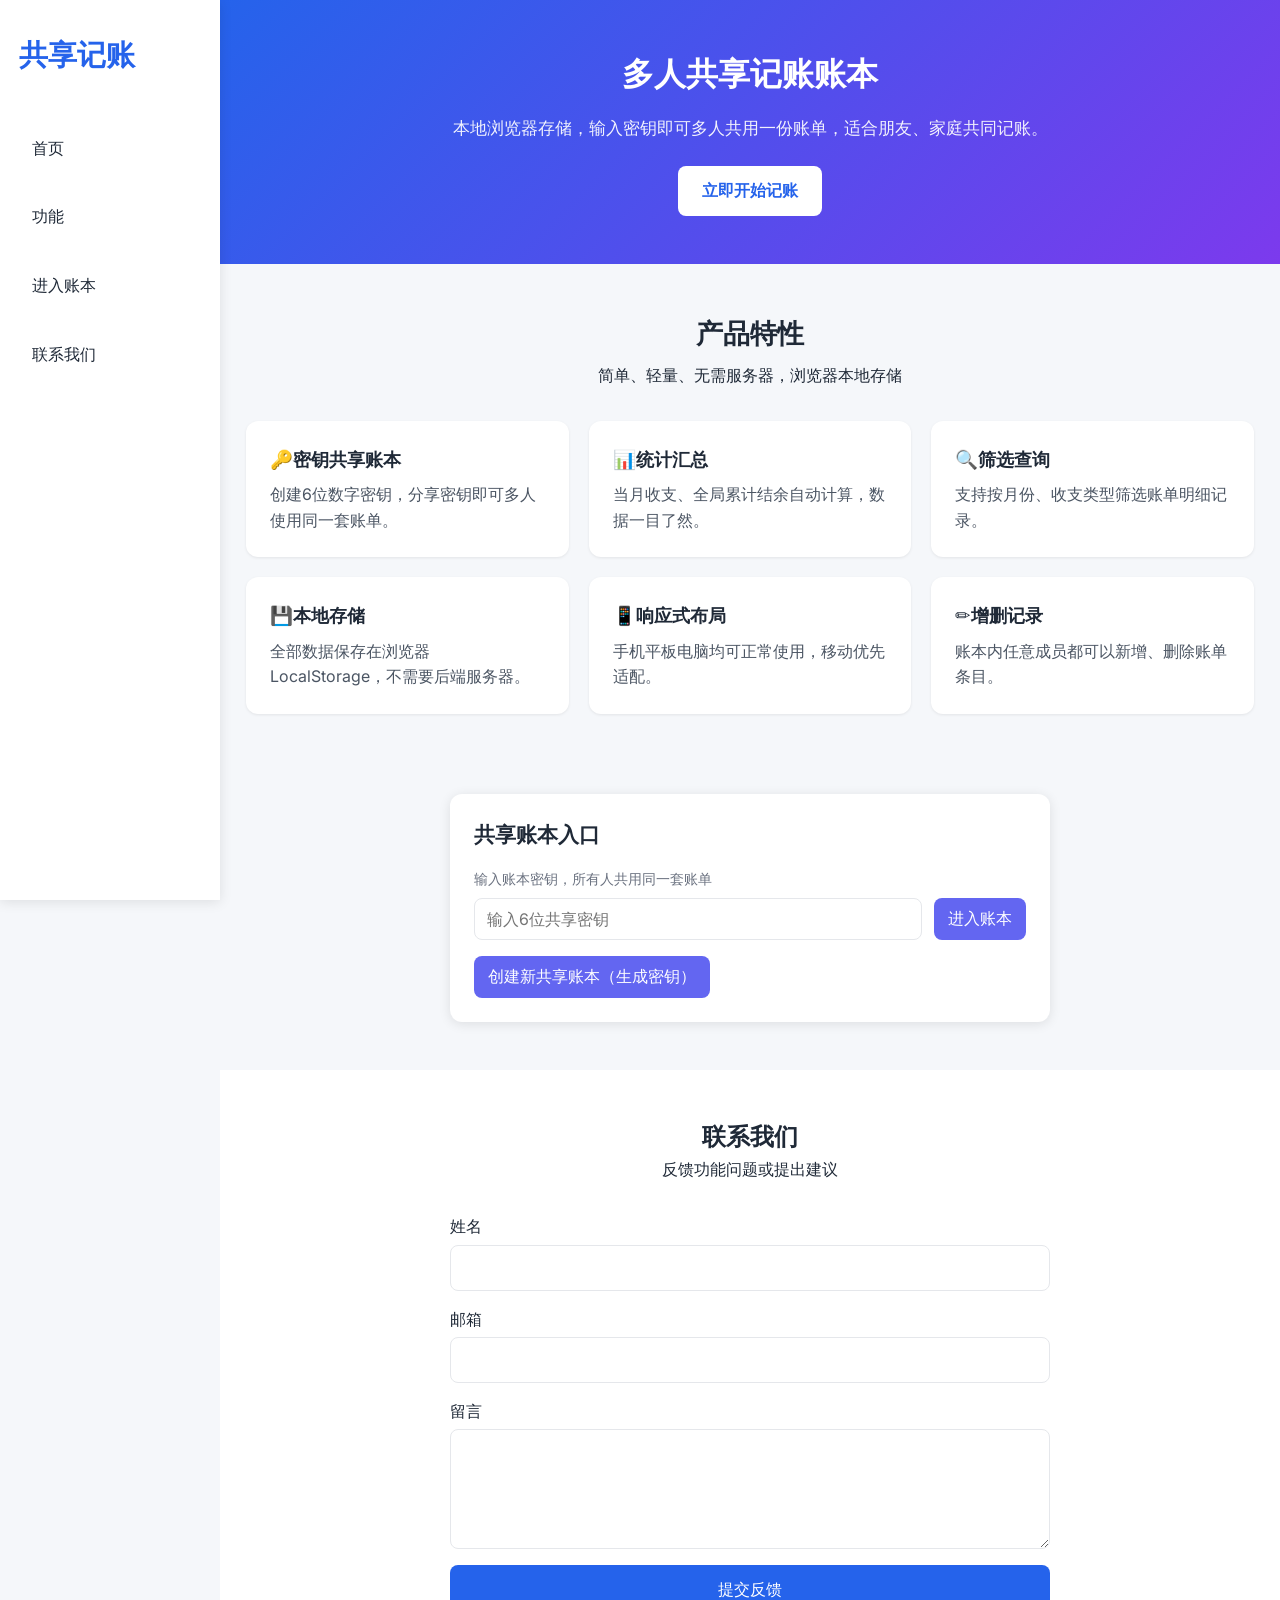
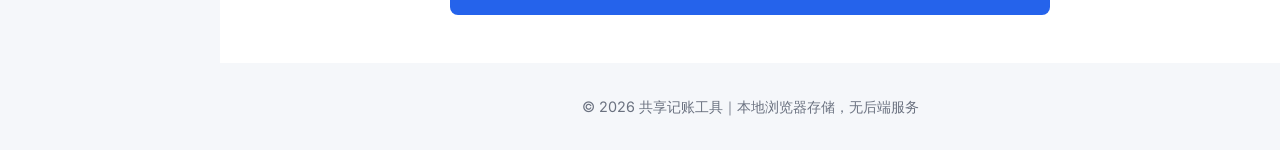
<file: homework/book.html>
<!DOCTYPE html>
<html lang="zh-CN">
<head>
    <meta charset="UTF-8">
    <meta name="viewport" content="width=device-width, initial-scale=1.0">
    <title>共享账本｜记账页面</title>
    <link rel="preconnect" href="https://fonts.googleapis.com">
    <link rel="preconnect" href="https://fonts.gstatic.com" crossorigin>
    <link href="https://fonts.googleapis.com/css2?family=Inter:wght@300;400;500;600;700&display=swap" rel="stylesheet">
    <style>
        :root {
            --color-primary: #2563eb;
            --color-primary-light: #3b82f6;
            --color-danger: #ef4444;
            --color-success: #16a34a;
            --color-success-bg: #dcfce7;
            --color-warning: #dc2626;
            --color-warning-bg: #fee2e2;
            --color-info: #0369a1;
            --color-info-bg: #e0f2fe;
            --color-blue-bg: #dbeafe;
            --color-text-main: #1f2937;
            --color-text-secondary: #4b5563;
            --color-text-light: #6b7280;
            --color-border: #e5e7eb;
            --color-bg-page: #f5f7fa;
            --color-bg-card: #ffffff;
            --shadow-sm: 0 1px 3px rgba(0,0,0,0.08);
            --shadow-md: 0 2px 12px rgba(0,0,0,0.1);
            --shadow-lg: 0 8px 24px rgba(0,0,0,0.12);
            --radius-sm: 6px;
            --radius-md: 8px;
            --radius-lg: 12px;
            --transition-base: all 0.24s ease;
            --container-max: 1040px;
        }
        * {
            margin: 0;
            padding: 0;
            box-sizing: border-box;
        }
        body {
            font-family: 'Inter', system-ui, sans-serif;
            color: var(--color-text-main);
            background-color: var(--color-bg-page);
            line-height: 1.6;
            padding:20px;
        }
        .container {
            max-width: var(--container-max);
            margin:0 auto;
        }
        .app-card {
            background:var(--color-bg-card);
            border-radius:var(--radius-lg);
            padding:1.5rem;
            margin-bottom:1.25rem;
            box-shadow:var(--shadow-md);
        }
        .app-card__heading {
            margin-bottom:1rem;
            font-size:1.3rem;
        }
        .app-row {
            display:flex;
            gap:12px;
            flex-wrap:wrap;
            margin-bottom:1rem;
        }
        .app-field {
            flex:1;
            min-width:140px;
            padding:10px 12px;
            border:1px solid var(--color-border);
            border-radius:var(--radius-md);
        }
        .app-btn {
            padding:10px 14px;
            border:none;
            border-radius:var(--radius-md);
            cursor:pointer;
            transition: var(--transition-base);
        }
        .app-btn--primary {
            background:var(--color-primary);
            color:white;
        }
        .app-btn--primary:hover {
            background:var(--color-primary-light);
        }
        .app-btn--danger {
            background:var(--color-danger);
            color:white;
            padding:6px 10px;
            font-size:0.85rem;
        }
        .app-btn--danger:hover {
            opacity:0.88;
        }
        .app-btn--purple {
            background:#6366f1;
            color:white;
        }
        .app-btn--purple:hover {
            background:#818cf8;
        }
        .app-tip {
            color:var(--color-text-light);
            font-size:0.9rem;
            margin:0.5rem 0;
        }
        .stat-grid {
            display:grid;
            grid-template-columns:1fr 1fr;
            gap:12px;
            margin-bottom:1.25rem;
        }
        .stat-item {
            padding:1rem;
            border-radius:var(--radius-lg);
            text-align:center;
        }
        .stat-item--income {background:var(--color-success-bg); color:var(--color-success);}
        .stat-item--pay {background:var(--color-warning-bg); color:var(--color-warning);}
        .stat-item--save {background:var(--color-info-bg); color:var(--color-info);}
        .stat-item--balance {background:var(--color-blue-bg); color:var(--color-primary);}
        .stat-item__num {
            font-size:1.4rem;
            font-weight:700;
            margin-top:4px;
        }
        table {
            width:100%;
            border-collapse: collapse;
            margin-top:0.75rem;
        }
        th,td {
            border:1px solid var(--color-border);
            padding:10px 6px;
            text-align:center;
            font-size:0.9rem;
        }
        th {
            background-color:#f9fafb;
        }
    </style>
</head>
<body>
<div class="container">
    <div class="app-card">
        <div style="display:flex;justify-content:space-between;align-items:center;flex-wrap:wrap;gap:10px">
            <h2 class="app-card__heading">共享账本｜密钥：<span id="currentKey"></span></h2>
            <button class="app-btn app-btn--purple" onclick="exitBook()">退出账本</button>
        </div>
        <p class="app-tip">⚠️ 当前所有人共用同一账单，添加/删除记录所有人可见</p>
    </div>

    <div class="app-card">
        <h2 class="app-card__heading">📊 游玩统计</h2>
        <h3 style="margin-bottom:0.5rem">当月数据</h3>
        <div class="stat-grid">
            <div class="stat-item stat-item--income">
                <div>当月累存</div>
                <div class="stat-item__num" id="income">0.00</div>
            </div>
            <div class="stat-item stat-item--pay">
                <div>当月总支出</div>
                <div class="stat-item__num" id="monthPay">0.00</div>
            </div>
        </div>
        <h3 style="margin:1rem 0 0.5rem">全局累计数据</h3>
        <div class="stat-grid">
            <div class="stat-item stat-item--save">
                <div>总累存</div>
                <div class="stat-item__num" id="allSave">0.00</div>
            </div>
            <div class="stat-item stat-item--balance">
                <div>累计结余</div>
                <div class="stat-item__num" id="allSurplus">0.00</div>
            </div>
        </div>
    </div>

    <div class="app-card">
        <h2 class="app-card__heading">➕ 添加账单</h2>
        <div class="app-row">
            <input class="app-field" type="date" id="billDate">
            <select class="app-field" id="billType">
                <option value="存">存</option>
                <option value="扣">扣</option>
            </select>
            <select class="app-field" id="billClass">
                <option value="屏享">屏享</option>
                <option value="存">存</option>
                <option value="瓦">瓦</option>
                <option value="送礼">送礼</option>
                <option value="steam">steam</option>
                <option value="语聊">语聊</option>
                <option value="好友位">好友位</option>
            </select>
            <input class="app-field" type="number" step="0.01" placeholder="金额" id="billMoney">
            <input class="app-field" type="text" placeholder="备注" id="billNote">
            <button class="app-btn app-btn--primary" onclick="addBill()">保存账单</button>
        </div>
    </div>

    <div class="app-card">
        <div class="app-row">
            <select class="app-field" id="filterMonth">
                <option value="">全部月份</option>
            </select>
            <select class="app-field" id="filterType">
                <option value="">全部收支</option>
                <option value="存">仅存钱</option>
                <option value="扣">仅支出</option>
            </select>
        </div>
        <h2 class="app-card__heading">📃 共用账单明细</h2>
        <table>
            <thead>
                <tr>
                    <th>日期</th>
                    <th>类型</th>
                    <th>分类</th>
                    <th>金额</th>
                    <th>备注</th>
                    <th>操作</th>
                </tr>
            </thead>
            <tbody id="billList"></tbody>
        </table>
    </div>
</div>

<script>
let globalShareKey = sessionStorage.getItem("activeBookKey");
let shareBooks = JSON.parse(localStorage.getItem("shareBillStorage")) || {};
const dateInput = document.getElementById("billDate");
const now = new Date();
dateInput.value = now.toISOString().split("T")[0];

// 如果没有密钥，直接打回首页
if(!globalShareKey || !shareBooks[globalShareKey]){
    alert("未检测合法账本密钥，返回首页");
    window.location.href = "index.html";
}

document.getElementById("currentKey").innerText = globalShareKey;

function saveAllBooks() {
    localStorage.setItem("shareBillStorage", JSON.stringify(shareBooks));
}

// 退出，清空sessionStorage，返回首页
function exitBook() {
    sessionStorage.removeItem("activeBookKey");
    window.location.href = "index.html";
}

function getCurrentBillList() {
    return shareBooks[globalShareKey] || [];
}

function initMonthFilter() {
    const monthSel = document.getElementById("filterMonth");
    monthSel.innerHTML = `<option value="">全部月份</option>`;
    const billArr = getCurrentBillList();
    const monthSet = new Set();
    billArr.forEach(item => monthSet.add(item.date.slice(0,7)));
    Array.from(monthSet).sort().reverse().forEach(m => {
        const opt = document.createElement("option");
        opt.value = m;
        opt.innerText = m;
        monthSel.appendChild(opt);
    })
}

function addBill() {
    const date = document.getElementById("billDate").value;
    const type = document.getElementById("billType").value;
    const cls = document.getElementById("billClass").value;
    const money = Number(document.getElementById("billMoney").value);
    const note = document.getElementById("billNote").value.trim();
    if(!date || !money || money <= 0) {
        alert("请填写合法日期与金额");
        return;
    }
    const newBill = {
        id: Date.now(),
        date,
        type,
        class: cls,
        money,
        note
    }
    shareBooks[globalShareKey].push(newBill);
    saveAllBooks();
    renderPage();
    document.getElementById("billMoney").value = "";
    document.getElementById("billNote").value = "";
}

function delBill(billId) {
    const list = getCurrentBillList();
    shareBooks[globalShareKey] = list.filter(item => item.id !== billId);
    saveAllBooks();
    renderPage();
}

function calcStats(billList){
    const curMonth = new Date().toISOString().slice(0,7);
    let monthIn = 0, monthOut = 0, totalIn=0, totalOut=0;
    billList.forEach(b=>{
        const num = Number(b.money);
        if(b.type === "存"){
            totalIn += num;
            if(b.date.startsWith(curMonth)) monthIn += num;
        }else{
            totalOut += num;
            if(b.date.startsWith(curMonth)) monthOut += num;
        }
    })
    return {
        monthIn,
        monthOut,
        totalIn,
        surplus: totalIn - totalOut
    }
}

function renderPage() {
    initMonthFilter();
    const filterMonth = document.getElementById("filterMonth").value;
    const filterType = document.getElementById("filterType").value;
    let showList = [...getCurrentBillList()];
    if(filterMonth) showList = showList.filter(i => i.date.startsWith(filterMonth));
    if(filterType) showList = showList.filter(i => i.type === filterType);

    const tbody = document.getElementById("billList");
    tbody.innerHTML = "";
    showList.forEach(item => {
        const tr = document.createElement("tr");
        const moneyHtml = item.type === "存"
            ? `<span style="color:#16a34a">+${item.money.toFixed(2)}</span>`
            : `<span style="color:#dc2626">-${item.money.toFixed(2)}</span>`;
        tr.innerHTML = `
            <td>${item.date}</td>
            <td>${item.type}</td>
            <td>${item.class}</td>
            <td>${moneyHtml}</td>
            <td>${item.note || "无"}</td>
            <td><button class="app-btn app-btn--danger" onclick="delBill(${item.id})">删除</button></td>
        `;
        tbody.appendChild(tr);
    })

    const allBills = getCurrentBillList();
    const stat = calcStats(allBills);
    document.getElementById('income').innerText = stat.monthIn.toFixed(2);
    document.getElementById('monthPay').innerText = stat.monthOut.toFixed(2);
    document.getElementById('allSave').innerText = stat.totalIn.toFixed(2);
    document.getElementById('allSurplus').innerText = stat.surplus.toFixed(2);
}

document.getElementById("filterMonth").onchange = renderPage;
document.getElementById("filterType").onchange = renderPage;

// 页面加载完渲染
renderPage();
</script>
</body>
</html>
</file>
